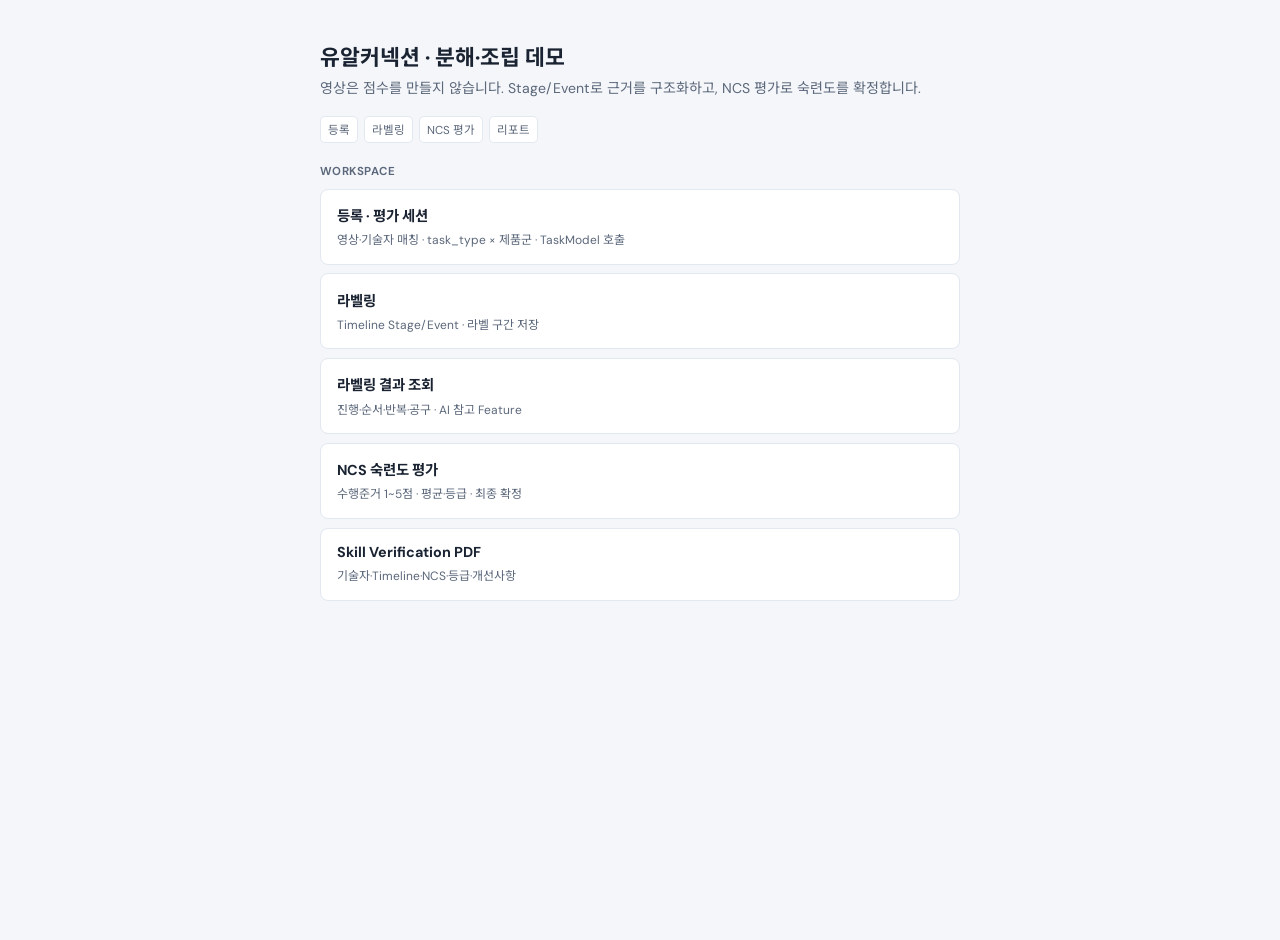
<file: index.html>
﻿<!DOCTYPE html>
<html lang="ko">
<head>
  <meta charset="UTF-8" />
  <meta name="viewport" content="width=device-width, initial-scale=1" />
  <title>UR Connection · 데모 화면</title>
  <link href="https://fonts.googleapis.com/css2?family=DM+Sans:opsz,wght@9..40,400;9..40,500;9..40,600;9..40,700&family=Noto+Sans+KR:wght@400;500;600;700&display=swap" rel="stylesheet" />
  <link rel="stylesheet" href="shared.css" />
  <style>
    .hub { max-width: 42rem; margin: 2.5rem auto; padding: 0 1rem; }
    .hub h1 { margin: 0 0 0.35rem; font-size: 1.35rem; }
    .hub > p { margin: 0 0 1.1rem; color: var(--muted); font-size: 0.88rem; line-height: 1.5; }
    .flow {
      display: flex; flex-wrap: wrap; gap: 0.35rem; margin: 0 0 1.25rem;
      font-size: 0.72rem; color: var(--muted);
    }
    .flow span {
      padding: 0.25rem 0.45rem; border: 1px solid var(--line);
      border-radius: 0.3rem; background: #fff;
    }
    .hub a.card-link {
      display: block; padding: 0.9rem 1rem; border: 1px solid var(--line);
      border-radius: 0.5rem; background: #fff; text-decoration: none;
      color: inherit; margin-bottom: 0.55rem;
    }
    .hub a.card-link:hover { border-color: #c7dbff; background: var(--brand-soft); }
    .hub a.card-link strong { display: block; font-size: 0.9rem; margin-bottom: 0.2rem; }
    .hub a.card-link span { font-size: 0.75rem; color: var(--muted); }
    .hub .sec { margin: 1.25rem 0 0.5rem; font-size: 0.72rem; font-weight: 650; color: var(--muted); letter-spacing: 0.04em; }
  </style>
</head>
<body>
  <div class="hub">
    <h1>유알커넥션 · 분해·조립 데모</h1>
    <p>영상은 점수를 만들지 않습니다. Stage/Event로 근거를 구조화하고, NCS 평가로 숙련도를 확정합니다.</p>
    <div class="flow">
      <span>등록</span><span>라벨링</span><span>NCS 평가</span><span>리포트</span>
    </div>

    <p class="sec">WORKSPACE</p>
    <a class="card-link" href="task-register.html"><strong>등록 · 평가 세션</strong><span>영상·기술자 매칭 · task_type × 제품군 · TaskModel 호출</span></a>
    <a class="card-link" href="labeling-timeline.html"><strong>라벨링</strong><span>Timeline Stage/Event · 라벨 구간 저장</span></a>
    <a class="card-link" href="analysis-result.html"><strong>라벨링 결과 조회</strong><span>진행·순서·반복·공구 · AI 참고 Feature</span></a>
    <a class="card-link" href="evaluation-detail.html"><strong>NCS 숙련도 평가</strong><span>수행준거 1~5점 · 평균·등급 · 최종 확정</span></a>
    <a class="card-link" href="report-pdf.html"><strong>Skill Verification PDF</strong><span>기술자·Timeline·NCS·등급·개선사항</span></a>
  </div>
</body>
</html>
</file>
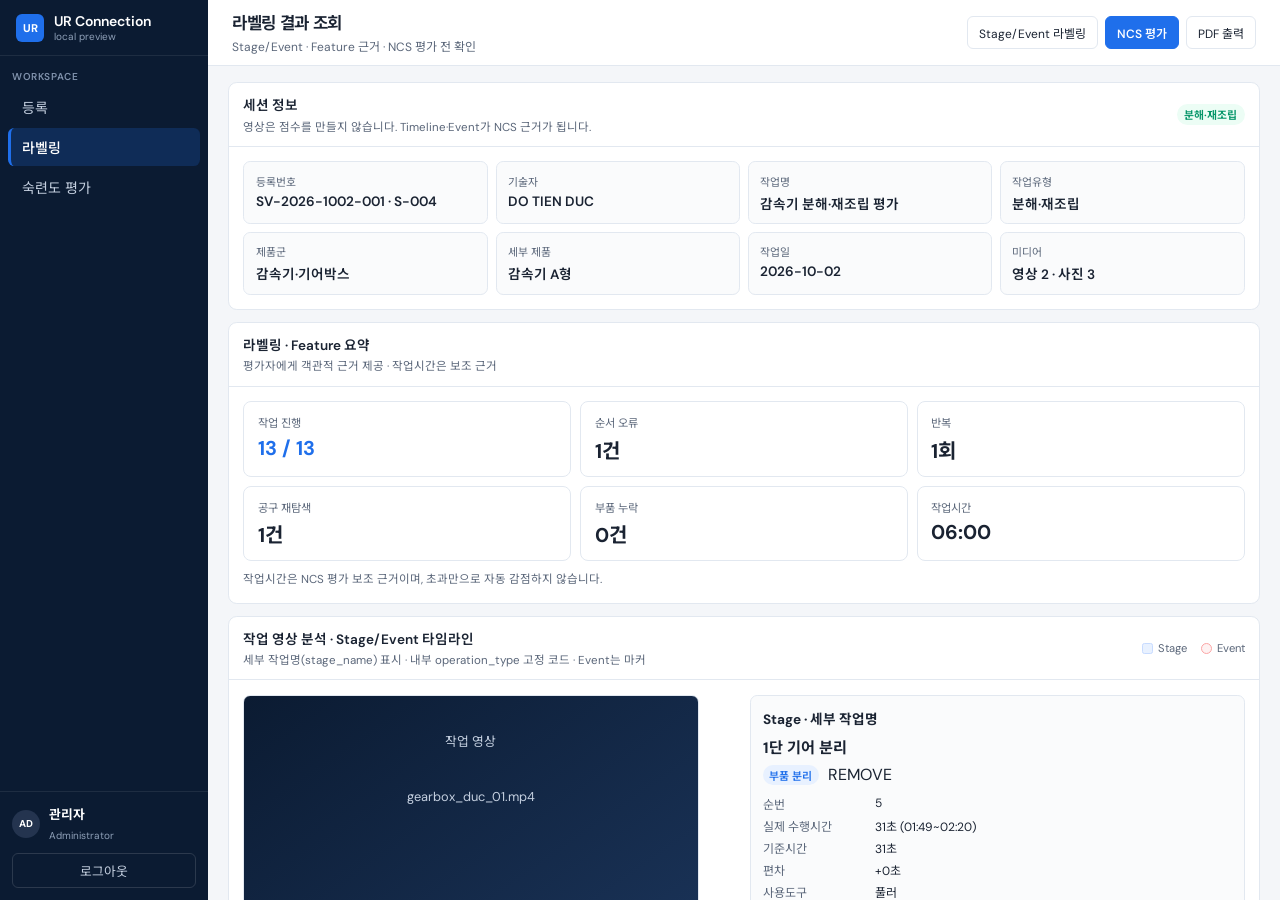
<file: analysis-result.html>
﻿<!DOCTYPE html>
<html lang="ko">
<head>
  <meta charset="UTF-8" />
  <meta name="viewport" content="width=device-width, initial-scale=1" />
  <title>UR Connection · 숙련도 평가</title>
  <link href="https://fonts.googleapis.com/css2?family=DM+Sans:opsz,wght@9..40,400;9..40,500;9..40,600;9..40,700&family=Noto+Sans+KR:wght@400;500;600;700&display=swap" rel="stylesheet" />
  <link rel="stylesheet" href="shared.css" />
  <link rel="stylesheet" href="shared-extra.css" />
</head>
<body>
  <div class="shell">
    <aside class="rail">
      <div class="rail-brand"><div class="mark">UR</div><div><p class="name">UR Connection</p><p class="ver">local preview</p></div></div>
      <p class="rail-sec">WORKSPACE</p>
      <nav class="rail-nav" data-shell-nav></nav>
      <div class="rail-foot">
        <div class="user-chip"><div class="avatar">AD</div><div><strong>관리자</strong><span>Administrator</span></div></div>
        <button type="button" class="logout">로그아웃</button>
      </div>
    </aside>
    <div class="content">
      <header class="topbar">
        <div>
          <h1>라벨링 결과 조회</h1>
          <p class="meta">Stage/Event · Feature 근거 · NCS 평가 전 확인</p>
        </div>
        <div class="top-actions">
          <a class="btn" href="labeling-timeline.html">Stage/Event 라벨링</a>
          <a class="btn primary" href="evaluation-detail.html">NCS 평가</a>
          <a class="btn" href="report-pdf.html">PDF 출력</a>
        </div>
      </header>
      <main class="main">
        <section class="card">
          <div class="card-h"><div><h2>세션 정보</h2><p>영상은 점수를 만들지 않습니다. Timeline·Event가 NCS 근거가 됩니다.</p></div>
            <span class="badge" id="type-badge"></span>
          </div>
          <div class="card-b"><div class="info-row" id="basic"></div></div>
        </section>

        <section class="card">
          <div class="card-h"><div><h2>라벨링 · Feature 요약</h2><p>평가자에게 객관적 근거 제공 · 작업시간은 보조 근거</p></div></div>
          <div class="card-b">
            <div class="kpi-grid" style="grid-template-columns:repeat(3,1fr);" id="sum-kpis"></div>
            <p class="help" id="sum-note" style="margin-top:0.65rem;"></p>
          </div>
        </section>

        <section class="card">
          <div class="card-h">
            <div>
              <h2>작업 영상 분석 · Stage/Event 타임라인</h2>
              <p>세부 작업명(stage_name) 표시 · 내부 operation_type 고정 코드 · Event는 마커</p>
            </div>
            <div class="tl-legend">
              <span><i class="lg-stage"></i> Stage</span>
              <span><i class="lg-event"></i> Event</span>
            </div>
          </div>
          <div class="card-b">
            <div class="grid-2">
              <div class="video-ph">작업 영상<br /><span id="vid-name"></span><br /><span id="vid-len"></span></div>
              <div class="detail-panel" id="stage-detail">
                <h3>구간 선택</h3>
                <p style="margin:0;font-size:0.78rem;color:var(--muted);">Stage 블록 또는 Event 마커를 클릭하면 상세가 표시됩니다.</p>
              </div>
            </div>
            <div class="tl-wrap" style="margin-top:1rem;">
              <div class="tl-event-lane" id="tl-events"></div>
              <div class="tl-axis" data-start="00:00" data-end="06:00"></div>
              <div class="tl-tracks" id="tl"></div>
            </div>
          </div>
        </section>

        <section class="card">
          <div class="card-h"><div><h2>단계별 분석</h2><p>세부 작업명 · 작업 카테고리(operation_type) · 시간</p></div></div>
          <div class="table-wrap">
            <table class="data-table">
              <thead><tr><th>세부 작업명</th><th>작업 카테고리</th><th>실제시간</th><th>기준시간</th><th>편차</th><th>결과</th></tr></thead>
              <tbody id="stage-rows"></tbody>
            </table>
          </div>
        </section>

        <section class="card">
          <div class="card-h"><div><h2>평가 이벤트 (evaluation_event)</h2><p>작업 단계와 별도 · 순서 오류·반복·공구 재탐색 등</p></div></div>
          <div class="table-wrap">
            <table class="data-table">
              <thead><tr><th>시간</th><th>이벤트</th><th>코드</th></tr></thead>
              <tbody id="event-rows"></tbody>
            </table>
          </div>
        </section>

        <section class="card">
          <div class="card-h"><div><h2>작업 순서 분석</h2><p>표준 순서 정합 · sequence conformity</p></div></div>
          <div class="card-b">
            <p style="margin:0 0 0.25rem;font-size:0.72rem;color:var(--muted);">표준 순서</p>
            <div class="seq-row" id="seq-std"></div>
            <p style="margin:0.5rem 0 0.25rem;font-size:0.72rem;color:var(--muted);">실제 수행</p>
            <div class="seq-row" id="seq-act"></div>
            <div class="info-row" style="margin-top:0.75rem;">
              <div class="info-box"><p class="k">시스템 판정</p><p class="v" id="seq-notes" style="font-size:0.85rem;font-weight:500;"></p></div>
              <div class="info-box"><p class="k">표준 순서 정합률</p><p class="v brand" id="seq-pct"></p></div>
            </div>
          </div>
        </section>

        <section class="card">
          <div class="card-h"><div><h2>감점 근거</h2><p>AI 자동검출 · 평가자 입력 구분</p></div></div>
          <div class="card-b">
            <p style="margin:0 0 0.5rem;font-size:0.78rem;font-weight:650;">AI 자동검출</p>
            <div class="factor-grid" id="factors-ai"></div>
            <p style="margin:1rem 0 0.5rem;font-size:0.78rem;font-weight:650;">평가자 입력</p>
            <div class="factor-grid" id="factors-man"></div>
          </div>
        </section>

        <section class="card">
          <div class="card-h"><div><h2>AI 참고 Feature</h2><p>손 이동량 · 반복 · Pose 안정성 등 · 최종 등급은 NCS에서 확정</p></div>
            <span class="badge" id="grade-badge"></span>
          </div>
          <div class="card-b">
            <div class="grid-2">
              <div>
                <p style="margin:0 0 0.6rem;font-size:1.1rem;font-weight:700;">AI 참고 <span class="brand" id="skill-big" style="color:var(--brand);"></span></p>
                <div class="score-bars" id="score-bars"></div>
              </div>
              <div>
                <h3 style="margin:0 0 0.45rem;font-size:0.85rem;">관찰 포인트</h3>
                <ul id="deducts" style="margin:0;padding-left:1.1rem;font-size:0.8rem;line-height:1.65;"></ul>
                <div class="actions-bar" style="margin-top:0.85rem;">
                  <a class="btn primary" href="evaluation-detail.html">NCS 기반 숙련도 평가로 이동</a>
                </div>
              </div>
            </div>
          </div>
        </section>
      </main>
    </div>
  </div>
  <script src="data.js"></script>
  <script src="shared.js"></script>
  <script>
    mountShell("analysis");
    const A = UR_DATA.analysis;
    const total = A.duration_sec;

    document.getElementById("type-badge").textContent = UR_DATA.taskTypeLabel(A.task_type);
    document.getElementById("basic").innerHTML = [
      ["등록번호", `${A.sv} · ${A.sid}`],
      ["기술자", A.worker],
      ["작업명", A.task_name],
      ["작업유형", UR_DATA.taskTypeLabel(A.task_type)],
      ["제품군", UR_DATA.productCategoryLabel(A.product_category)],
      ["세부 제품", A.product_model],
      ["작업일", A.date],
      ["미디어", A.media || A.video_len],
    ].map(([k,v]) => `<div class="info-box"><p class="k">${k}</p><p class="v">${v}</p></div>`).join("");

    const sum = A.labeling_summary;
    document.getElementById("sum-kpis").innerHTML = [
      ["작업 진행", sum.stages_done],
      ["순서 오류", sum.sequence_errors + "건"],
      ["반복", sum.rework + "회"],
      ["공구 재탐색", sum.tool_research + "건"],
      ["부품 누락", sum.part_missing + "건"],
      ["작업시간", sum.total_time],
    ].map(([k,v],i) => `<div class="kpi-card"><p class="k">${k}</p><p class="v${i===0?" brand":""}">${v}</p></div>`).join("");
    document.getElementById("sum-note").textContent = sum.note;

    document.getElementById("vid-name").textContent = A.video;
    document.getElementById("vid-len").textContent = A.video_len;
    document.getElementById("skill-big").textContent = A.ai_ref_score + "점 (참고)";
    document.getElementById("grade-badge").textContent = "NCS " + A.grade + " 제안";
    document.getElementById("seq-pct").textContent = A.sequence_score + "%";
    document.getElementById("seq-notes").textContent = A.sequence_notes.join(" · ");

    function seqHtml(arr, highlightDup) {
      const seen = {};
      return arr.map((n, i) => {
        const dup = highlightDup && seen[n];
        seen[n] = true;
        const chip = `<span class="seq-chip${dup || (highlightDup && n===4 && i===2) || (highlightDup && n===3 && i===3) ? " err" : ""}">${n}</span>`;
        return i ? `<span class="seq-arrow">→</span>${chip}` : chip;
      }).join("");
    }
    document.getElementById("seq-std").innerHTML = seqHtml(A.standard_seq, false);
    document.getElementById("seq-act").innerHTML = seqHtml(A.actual_seq, true);

    function barClass(st) {
      if (st === "개선필요") return "bad";
      if (st === "주의") return "warn";
      return "";
    }

    const tl = document.getElementById("tl");
    const evLane = document.getElementById("tl-events");
    const lanes = A.detected_stages.length;
    tl.style.minHeight = (lanes * 1.85) + "rem";

    A.detected_stages.forEach((s, i) => {
      const left = (s.start_sec / total) * 100;
      const width = Math.max(((s.end_sec - s.start_sec) / total) * 100, 2.5);
      const el = document.createElement("button");
      el.type = "button";
      el.className = "tl-bar " + barClass(s.status);
      el.style.left = left + "%";
      el.style.width = width + "%";
      el.style.top = (i * 1.85) + "rem";
      el.innerHTML = `<strong>${s.stage_name}</strong>`;
      el.title = `${s.stage_name} · ${UR_DATA.operationLabel(s.operation_type)} · ${s.start}~${s.end}`;
      el.onclick = () => selectStage(i, el);
      tl.appendChild(el);
    });

    (A.evaluation_events || []).forEach((ev, i) => {
      const left = (ev.start_sec / total) * 100;
      const mk = document.createElement("button");
      mk.type = "button";
      mk.className = "tl-event";
      mk.style.left = `calc(${left}% - 0.45rem)`;
      mk.title = `${ev.label} ${ev.start}${ev.end !== ev.start ? "~" + ev.end : ""}`;
      mk.textContent = "!";
      mk.onclick = () => selectEvent(i);
      evLane.appendChild(mk);
    });

    function selectStage(i, el) {
      tl.querySelectorAll(".tl-bar").forEach(b => b.classList.remove("active"));
      evLane.querySelectorAll(".tl-event").forEach(b => b.classList.remove("active"));
      if (el) el.classList.add("active");
      const s = A.detected_stages[i];
      const stageMeta = UR_DATA.taskModel.stages.find(x => x.stage_id === s.stage_id);
      const delta = s.duration - s.expected;
      const deltaStr = (delta >= 0 ? "+" : "") + delta + "초";
      document.getElementById("stage-detail").innerHTML = `
        <h3>Stage · 세부 작업명</h3>
        <p style="margin:0 0 0.35rem;font-weight:700;font-size:0.95rem;">${s.stage_name}</p>
        <p style="margin:0 0 0.65rem;"><span class="tag-asm">${UR_DATA.operationLabel(s.operation_type)}</span>
          <span class="id" style="margin-left:0.35rem;">${s.operation_type}</span></p>
        <div class="detail-kv">
          <span class="k">순번</span><span>${stageMeta ? stageMeta.sequence : "—"}</span>
          <span class="k">실제 수행시간</span><span>${s.duration}초 (${s.start}~${s.end})</span>
          <span class="k">기준시간</span><span>${s.expected}초</span>
          <span class="k">편차</span><span>${deltaStr}</span>
          <span class="k">사용도구</span><span>${s.tool}</span>
          <span class="k">AI 분석</span><span>${s.ai}</span>
        </div>`;
    }

    function selectEvent(i) {
      tl.querySelectorAll(".tl-bar").forEach(b => b.classList.remove("active"));
      evLane.querySelectorAll(".tl-event").forEach(b => b.classList.remove("active"));
      const nodes = evLane.querySelectorAll(".tl-event");
      if (nodes[i]) nodes[i].classList.add("active");
      const ev = A.evaluation_events[i];
      document.getElementById("stage-detail").innerHTML = `
        <h3>Event · 평가 이벤트</h3>
        <p style="margin:0 0 0.35rem;font-weight:700;font-size:0.95rem;">${ev.label}</p>
        <p style="margin:0 0 0.65rem;"><span class="tag-asm warn-tag">${ev.event_type}</span></p>
        <div class="detail-kv">
          <span class="k">시간</span><span>${ev.start}${ev.end !== ev.start ? " ~ " + ev.end : ""}</span>
          <span class="k">유형</span><span>evaluation_event (Stage와 구분)</span>
          <span class="k">비고</span><span>숙련도 감점·통계 집계용</span>
        </div>`;
    }

    document.getElementById("stage-rows").innerHTML = A.detected_stages.map(s => {
      const delta = s.duration - s.expected;
      return `<tr>
        <td class="name">${s.stage_name}</td>
        <td><span class="tag-asm">${UR_DATA.operationLabel(s.operation_type)}</span></td>
        <td>${s.duration}초</td><td>${s.expected}초</td>
        <td>${delta>=0?"+":""}${delta}초</td><td>${s.status}</td>
      </tr>`;
    }).join("");

    document.getElementById("event-rows").innerHTML = (A.evaluation_events || []).map(ev =>
      `<tr><td>${ev.start}${ev.end !== ev.start ? " ~ " + ev.end : ""}</td>
       <td class="name">${ev.label}</td><td><span class="id">${ev.event_type}</span></td></tr>`
    ).join("");

    function renderFactors(list, hostId) {
      document.getElementById(hostId).innerHTML = list.map(f => {
        const src = hostId === "factors-ai" ? "ai" : "man";
        const label = hostId === "factors-ai" ? "AI" : "수기";
        return `<div class="factor-cat"><h3>${f.cat}<span class="src ${src}">${label}</span></h3>
          <div class="factor-items">${f.items.map(it => `<span class="${f.hit.includes(it)?"hit":""}">${it}</span>`).join("")}</div></div>`;
      }).join("");
    }
    renderFactors(A.ai_factors.auto, "factors-ai");
    renderFactors(A.ai_factors.manual, "factors-man");

    document.getElementById("score-bars").innerHTML = A.scores.map(([n, v]) =>
      `<div class="score-bar-row"><span>${n}</span><div class="score-bar-track"><div class="score-bar-fill" style="width:${v}%"></div></div><span>${v}</span></div>`
    ).join("");
    document.getElementById("deducts").innerHTML = A.deductions.map(d => `<li>${d}</li>`).join("");

    const firstWarn = A.detected_stages.findIndex(s => s.status === "주의" || s.status === "개선필요");
    const idx = firstWarn >= 0 ? firstWarn : 0;
    const bar = tl.querySelectorAll(".tl-bar")[idx];
    if (bar) selectStage(idx, bar);
  </script>
</body>
</html>
</file>
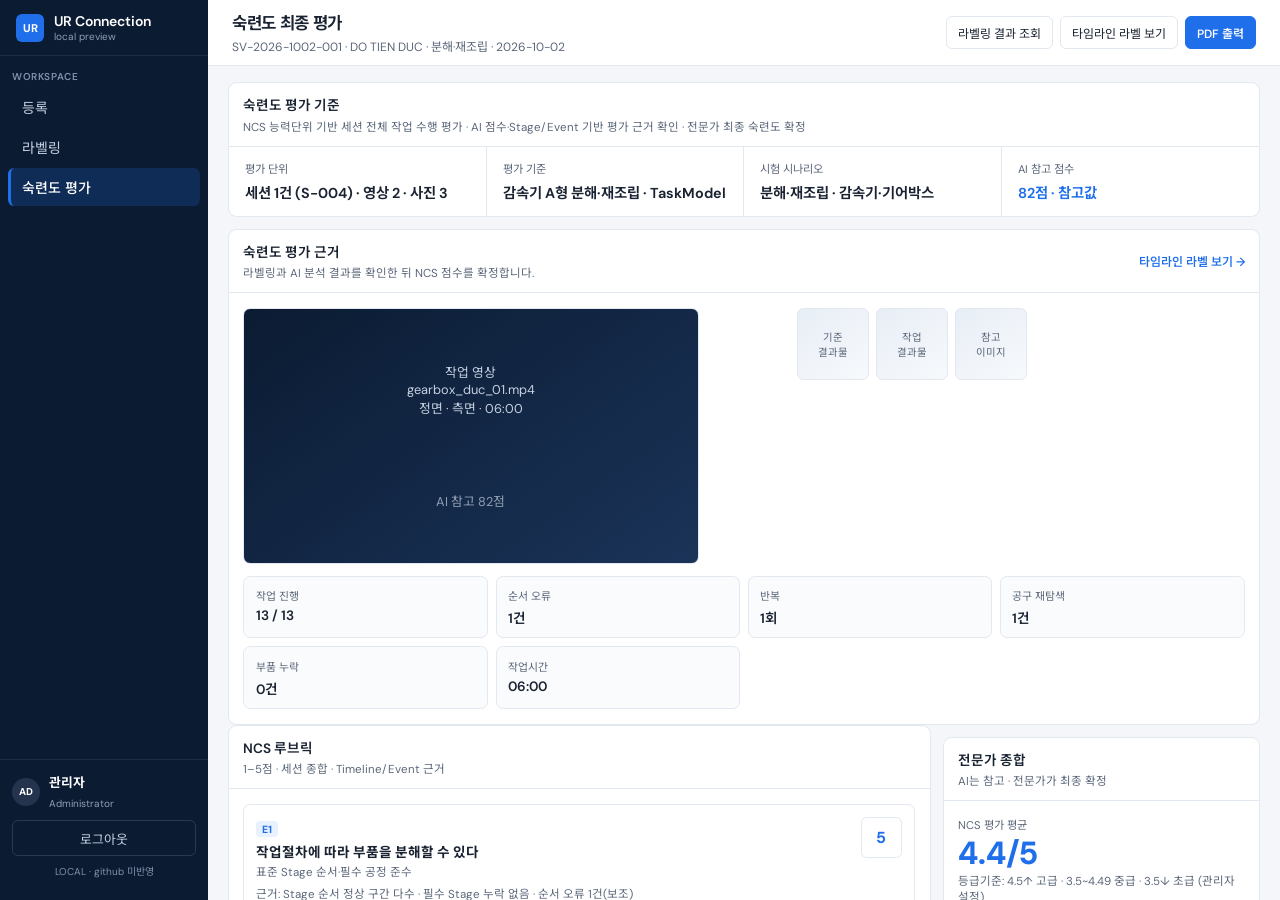
<file: evaluation-detail.html>
﻿<!DOCTYPE html>
<html lang="ko">
<head>
  <meta charset="UTF-8" />
  <meta name="viewport" content="width=device-width, initial-scale=1" />
  <title>UR Connection · 숙련도 최종 평가</title>
  <link href="https://fonts.googleapis.com/css2?family=DM+Sans:opsz,wght@9..40,400;9..40,500;9..40,600;9..40,700&family=Noto+Sans+KR:wght@400;500;600;700&display=swap" rel="stylesheet" />
  <link rel="stylesheet" href="shared.css" />
  <link rel="stylesheet" href="shared-extra.css" />
</head>
<body>
  <div class="shell">
    <aside class="rail">
      <div class="rail-brand"><div class="mark">UR</div><div><p class="name">UR Connection</p><p class="ver">local preview</p></div></div>
      <p class="rail-sec">WORKSPACE</p>
      <nav class="rail-nav" data-shell-nav></nav>
      <div class="rail-foot">
        <div class="user-chip"><div class="avatar">AD</div><div><strong>관리자</strong><span>Administrator</span></div></div>
        <button type="button" class="logout">로그아웃</button>
        <p class="local-tag">LOCAL · github 미반영</p>
      </div>
    </aside>
    <div class="content">
      <header class="topbar">
        <div>
          <h1>숙련도 최종 평가</h1>
          <p class="meta" id="meta"></p>
        </div>
        <div class="top-actions">
          <a class="btn" href="analysis-result.html">라벨링 결과 조회</a>
          <a class="btn" href="labeling-timeline.html">타임라인 라벨 보기</a>
          <a class="btn primary" href="report-pdf.html">PDF 출력</a>
        </div>
      </header>
      <main class="main">
        <section class="card">
          <div class="card-h">
            <div>
              <h2>숙련도 평가 기준</h2>
              <p>NCS 능력단위 기반 세션 전체 작업 수행 평가 · AI 점수·Stage/Event 기반 평가 근거 확인 · 전문가 최종 숙련도 확정</p>
            </div>
          </div>
          <div class="kpi-row" id="kpis"></div>
        </section>

        <section class="card">
          <div class="card-h">
            <div>
              <h2>숙련도 평가 근거</h2>
              <p>라벨링과 AI 분석 결과를 확인한 뒤 NCS 점수를 확정합니다.</p>
            </div>
            <a class="linkish" href="analysis-result.html">타임라인 라벨 보기 →</a>
          </div>
          <div class="card-b">
            <div class="media-row">
              <div class="video-ph" id="vid"></div>
              <div class="thumb-row">
                <div class="thumb">기준<br />결과물</div>
                <div class="thumb">작업<br />결과물</div>
                <div class="thumb">참고<br />이미지</div>
              </div>
            </div>
            <div class="info-row" id="evidence-sum" style="margin-top:0.75rem;"></div>
          </div>
        </section>

        <div class="eval-split">
          <section class="card">
            <div class="card-h">
              <div>
                <h2>NCS 루브릭</h2>
                <p>1–5점 · 세션 종합 · Timeline/Event 근거</p>
              </div>
            </div>
            <div class="card-b" id="rubric"></div>
          </section>

          <aside class="card sticky-card">
            <div class="card-h">
              <div>
                <h2>전문가 종합</h2>
                <p>AI는 참고 · 전문가가 최종 확정</p>
              </div>
            </div>
            <div class="card-b">
              <p class="k" style="margin:0;font-size:0.7rem;color:var(--muted);">NCS 평가 평균</p>
              <p class="big-score" id="ncs-avg">4.4<span>/5</span></p>
              <p class="help" id="grade-rule"></p>
              <label class="field">
                <span>숙련도 등급</span>
                <select id="grade-sel">
                  <option>초급</option>
                  <option selected>중급</option>
                  <option>고급</option>
                </select>
              </label>
              <p class="help">AI 참고 <strong id="ai-ref"></strong> · 검토 상태 미검토</p>
              <label class="field">
                <span>전문가 평가 의견</span>
                <textarea rows="4" id="opinion"></textarea>
              </label>
              <div class="actions-bar">
                <button type="button" class="btn primary" id="btn-confirm">최종 숙련도 확정</button>
              </div>
            </div>
          </aside>
        </div>
      </main>
    </div>
  </div>
  <script src="data.js"></script>
  <script src="shared.js"></script>
  <script>
    mountShell("eval");
    const A = UR_DATA.analysis;
    const sum = A.labeling_summary;
    document.getElementById("meta").textContent =
      `${A.sv} · ${A.worker} · ${UR_DATA.taskTypeLabel(A.task_type)} · ${A.date}`;
    document.getElementById("kpis").innerHTML = [
      ["평가 단위", `세션 1건 (${A.sid}) · ${A.media}`],
      ["평가 기준", `${A.product_model} 분해·재조립 · TaskModel`],
      ["시험 시나리오", `${UR_DATA.taskTypeLabel(A.task_type)} · ${UR_DATA.productCategoryLabel(A.product_category)}`],
      ["AI 참고 점수", `${A.ai_ref_score}점 · 참고값`],
    ].map(([k,v]) => `<div class="kpi"><p class="k">${k}</p><p class="v${k.includes("AI")?" brand":""}">${v}</p></div>`).join("");

    document.getElementById("vid").innerHTML =
      `작업 영상<br />${A.video}<br />정면 · 측면 · ${A.video_len}<br /><span style="opacity:.7">AI 참고 ${A.ai_ref_score}점</span>`;

    document.getElementById("evidence-sum").innerHTML = [
      ["작업 진행", sum.stages_done],
      ["순서 오류", sum.sequence_errors + "건"],
      ["반복", sum.rework + "회"],
      ["공구 재탐색", sum.tool_research + "건"],
      ["부품 누락", sum.part_missing + "건"],
      ["작업시간", sum.total_time],
    ].map(([k,v]) => `<div class="info-box"><p class="k">${k}</p><p class="v">${v}</p></div>`).join("");

    document.getElementById("rubric").innerHTML = UR_DATA.ncsRubric.map(r => `
      <div class="rubric-item">
        <div class="top">
          <div>
            <span class="code">${r.code}</span>
            <h3>${r.title}</h3>
            <p>${r.desc}</p>
            <p class="help" style="margin-top:0.35rem;">근거: ${r.evidence}</p>
          </div>
          <input class="score-input" value="${r.score}" data-code="${r.code}" />
        </div>
        <textarea class="memo" placeholder="영상·사진·Stage/Event 근거 입력">${r.evidence}</textarea>
      </div>`).join("");

    document.getElementById("ncs-avg").innerHTML = `${A.ncs_avg}<span>/5</span>`;
    document.getElementById("ai-ref").textContent = `${A.ai_ref_score}점`;
    document.getElementById("grade-rule").textContent =
      "등급기준: 4.5↑ 고급 · 3.5~4.49 중급 · 3.5↓ 초급 (관리자 설정)";
    document.getElementById("opinion").value =
      `작업순서 오류 ${sum.sequence_errors}건 · 필수공정 누락 없음 · 재작업 ${sum.rework}회 · 공구 재탐색 ${sum.tool_research}건 · NCS ${A.ncs_avg}점 → ${A.grade}`;
    document.getElementById("btn-confirm").onclick = () =>
      toast("최종 숙련도를 확정했습니다. (로컬 미리보기)");
  </script>
</body>
</html>
</file>
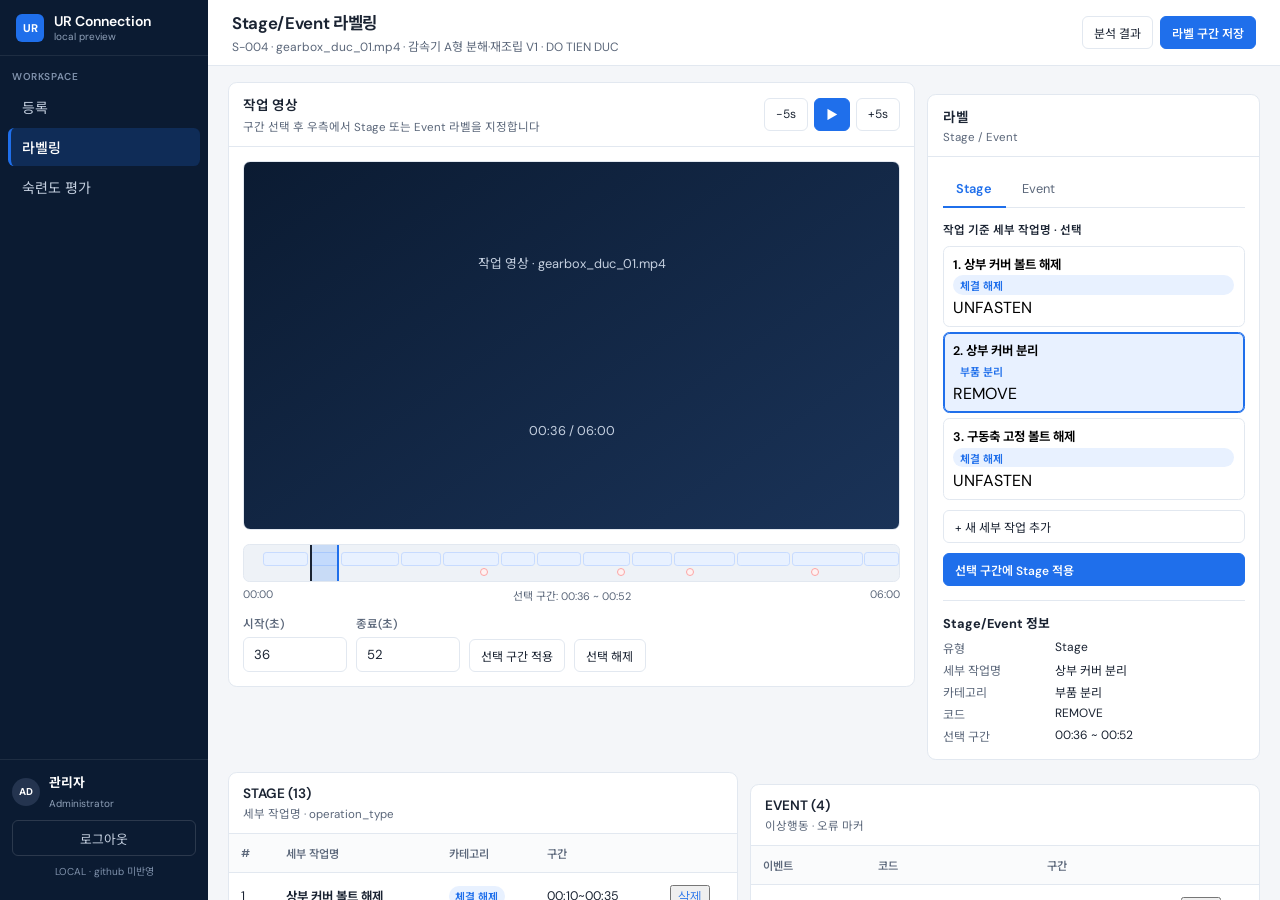
<file: labeling-timeline.html>
<!DOCTYPE html>
<html lang="ko">
<head>
  <meta charset="UTF-8" />
  <meta name="viewport" content="width=device-width, initial-scale=1" />
  <title>UR Connection · Stage/Event 라벨링</title>
  <link href="https://fonts.googleapis.com/css2?family=DM+Sans:opsz,wght@9..40,400;9..40,500;9..40,600;9..40,700&family=Noto+Sans+KR:wght@400;500;600;700&display=swap" rel="stylesheet" />
  <link rel="stylesheet" href="shared.css" />
  <link rel="stylesheet" href="shared-extra.css" />
</head>
<body>
  <div class="shell">
    <aside class="rail">
      <div class="rail-brand"><div class="mark">UR</div><div><p class="name">UR Connection</p><p class="ver">local preview</p></div></div>
      <p class="rail-sec">WORKSPACE</p>
      <nav class="rail-nav" data-shell-nav></nav>
      <div class="rail-foot">
        <div class="user-chip"><div class="avatar">AD</div><div><strong>관리자</strong><span>Administrator</span></div></div>
        <button type="button" class="logout">로그아웃</button>
        <p class="local-tag">LOCAL · github 미반영</p>
      </div>
    </aside>
    <div class="content">
      <header class="topbar">
        <div>
          <h1>Stage/Event 라벨링</h1>
          <p class="meta" id="session-meta">S-004 · gearbox_duc_01.mp4 · 감속기 A형 분해·재조립 V1</p>
        </div>
        <div class="top-actions">
          <a class="btn" href="analysis-result.html">분석 결과</a>
          <button type="button" class="btn primary" id="btn-save">라벨 구간 저장</button>
        </div>
      </header>

      <main class="main label-main">
        <div class="label-workspace">
          <!-- 영상 + 타임라인 -->
          <section class="card label-player">
            <div class="card-h">
              <div>
                <h2>작업 영상</h2>
                <p>구간 선택 후 우측에서 Stage 또는 Event 라벨을 지정합니다</p>
              </div>
              <div class="play-btns">
                <button type="button" class="btn" id="btn-back5">−5s</button>
                <button type="button" class="btn primary" id="btn-play">▶</button>
                <button type="button" class="btn" id="btn-fwd5">+5s</button>
              </div>
            </div>
            <div class="card-b">
              <div class="video-stage" id="video-stage">
                <div class="video-ph label-video">
                  작업 영상 · gearbox_duc_01.mp4<br />
                  <span id="clock">00:00 / 06:00</span>
                </div>
              </div>

              <div class="scrub" id="scrub">
                <div class="scrub-track" id="scrub-track">
                  <div class="scrub-range" id="scrub-range" hidden></div>
                  <div class="scrub-playhead" id="playhead"></div>
                  <div class="scrub-stages" id="scrub-stages"></div>
                  <div class="scrub-events" id="scrub-events"></div>
                </div>
                <div class="scrub-times">
                  <span>00:00</span>
                  <span id="sel-range-label">선택 구간: —</span>
                  <span>06:00</span>
                </div>
              </div>

              <div class="range-inputs">
                <label class="field"><span>시작(초)</span><input type="number" id="t-start" min="0" max="360" step="1" value="36" /></label>
                <label class="field"><span>종료(초)</span><input type="number" id="t-end" min="0" max="360" step="1" value="52" /></label>
                <button type="button" class="btn" id="btn-set-range">선택 구간 적용</button>
                <button type="button" class="btn" id="btn-clear-range">선택 해제</button>
              </div>
            </div>
          </section>

          <!-- 라벨 팔레트 -->
          <aside class="card label-side">
            <div class="card-h">
              <div>
                <h2>라벨</h2>
                <p>Stage / Event</p>
              </div>
            </div>
            <div class="card-b">
              <div class="tabs" id="mode-tabs">
                <a href="#" class="tab active" data-mode="stage">Stage</a>
                <a href="#" class="tab" data-mode="event">Event</a>
              </div>

              <div id="panel-stage">
                <p class="field-label">작업 기준 세부 작업명 · 선택</p>
                <div class="stage-pick" id="stage-pick"></div>
                <button type="button" class="btn" id="btn-new-stage" style="width:100%;margin-top:0.55rem;">+ 새 세부 작업 추가</button>
                <div id="new-stage-box" class="new-stage-box" hidden>
                  <label class="field"><span>작업 카테고리 (고정)<span class="req">*</span></span>
                    <select id="new-op"></select>
                  </label>
                  <label class="field"><span>세부 작업명<span class="req">*</span></span>
                    <input id="new-name" placeholder="예: 오일 씰 분리" />
                  </label>
                  <p class="help">현재 작업 기준에만 추가됩니다.</p>
                  <div class="actions-bar">
                    <button type="button" class="btn" id="btn-cancel-new">취소</button>
                    <button type="button" class="btn primary" id="btn-add-new">추가</button>
                  </div>
                </div>
                <button type="button" class="btn primary" id="btn-apply-stage" style="width:100%;margin-top:0.65rem;">선택 구간에 Stage 적용</button>
              </div>

              <div id="panel-event" hidden>
                <p class="field-label">평가 이벤트 · 선택</p>
                <div class="event-pick" id="event-pick"></div>
                <button type="button" class="btn primary" id="btn-apply-event" style="width:100%;margin-top:0.65rem;">선택 구간에 Event 적용</button>
              </div>

              <div class="prop-box" id="prop-box">
                <h3>Stage/Event 정보</h3>
                <p class="help" style="margin:0;">구간을 선택하고 라벨을 지정하세요.</p>
              </div>
            </div>
          </aside>
        </div>

        <!-- 라벨 결과 목록 -->
        <div class="grid-2" style="margin-top:0.75rem;">
          <section class="card">
            <div class="card-h">
              <div>
                <h2>STAGE <span class="id" id="stage-count">(0)</span></h2>
                <p>세부 작업명 · operation_type</p>
              </div>
            </div>
            <div class="table-wrap">
              <table class="data-table">
                <thead><tr><th>#</th><th>세부 작업명</th><th>카테고리</th><th>구간</th><th></th></tr></thead>
                <tbody id="labeled-stages"></tbody>
              </table>
            </div>
          </section>
          <section class="card">
            <div class="card-h">
              <div>
                <h2>EVENT <span class="id" id="event-count">(0)</span></h2>
                <p>이상행동 · 오류 마커</p>
              </div>
            </div>
            <div class="table-wrap">
              <table class="data-table">
                <thead><tr><th>이벤트</th><th>코드</th><th>구간</th><th></th></tr></thead>
                <tbody id="labeled-events"></tbody>
              </table>
            </div>
          </section>
        </div>
      </main>
    </div>
  </div>
  <script src="data.js"></script>
  <script src="shared.js"></script>
  <script src="labeling-timeline.js"></script>
</body>
</html>
</file>
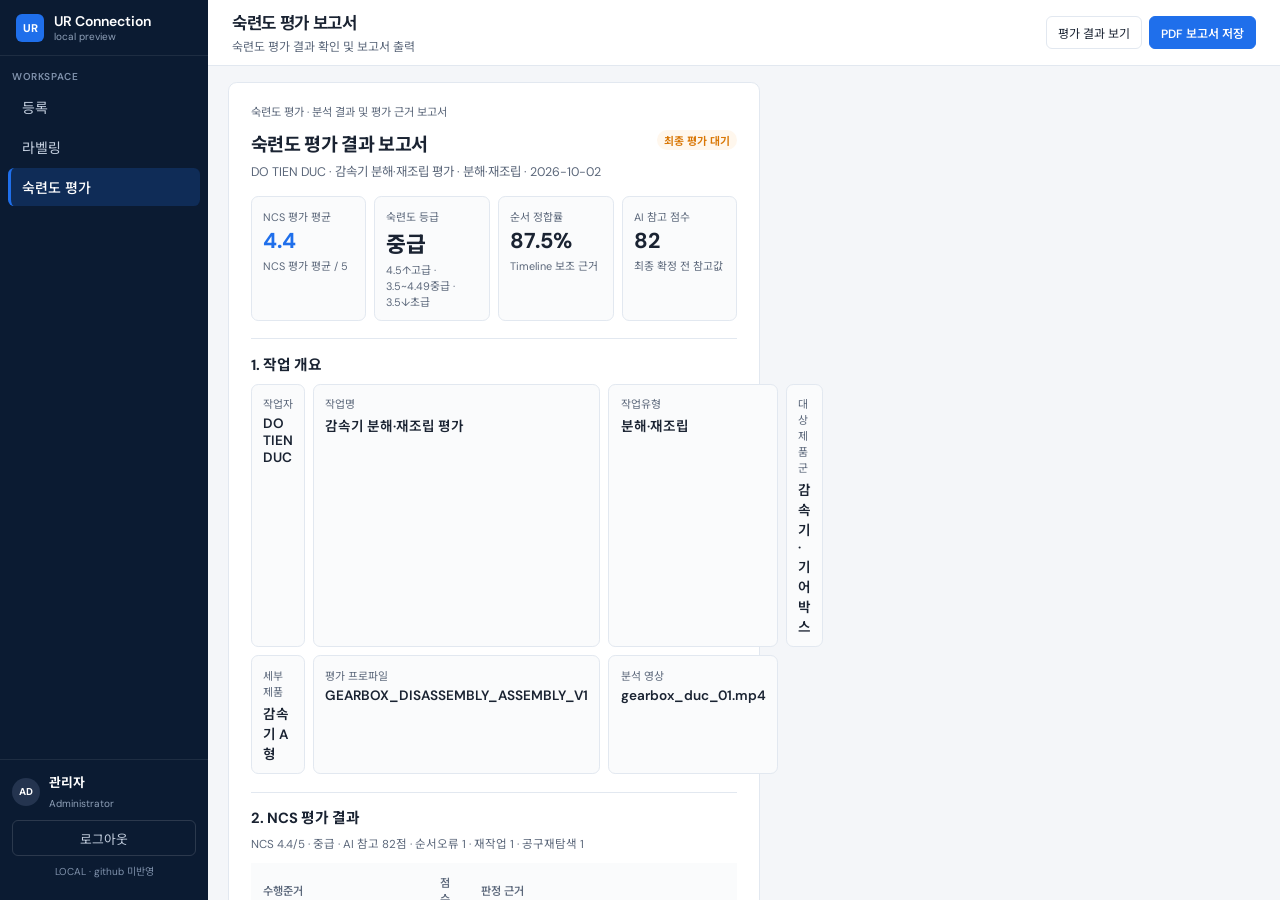
<file: report-pdf.html>
﻿<!DOCTYPE html>
<html lang="ko">
<head>
  <meta charset="UTF-8" />
  <meta name="viewport" content="width=device-width, initial-scale=1" />
  <title>UR Connection · Skill Verification 보고서</title>
  <link href="https://fonts.googleapis.com/css2?family=DM+Sans:opsz,wght@9..40,400;9..40,500;9..40,600;9..40,700&family=Noto+Sans+KR:wght@400;500;600;700&display=swap" rel="stylesheet" />
  <link rel="stylesheet" href="shared.css" />
  <link rel="stylesheet" href="shared-extra.css" />
</head>
<body>
  <div class="shell">
    <aside class="rail">
      <div class="rail-brand"><div class="mark">UR</div><div><p class="name">UR Connection</p><p class="ver">local preview</p></div></div>
      <p class="rail-sec">WORKSPACE</p>
      <nav class="rail-nav" data-shell-nav></nav>
      <div class="rail-foot">
        <div class="user-chip"><div class="avatar">AD</div><div><strong>관리자</strong><span>Administrator</span></div></div>
        <button type="button" class="logout">로그아웃</button>
        <p class="local-tag">LOCAL · github 미반영</p>
      </div>
    </aside>
    <div class="content">
      <header class="topbar">
        <div>
          <h1>숙련도 평가 보고서</h1>
          <p class="meta">숙련도 평가 결과 확인 및 보고서 출력</p>
        </div>
        <div class="top-actions">
          <a class="btn" href="evaluation-detail.html">평가 결과 보기</a>
          <button type="button" class="btn primary" id="btn-pdf">PDF 보고서 저장</button>
        </div>
      </header>
      <main class="main">
        <div class="report-layout">
          <article class="report-sheet" id="report">
            <p class="crumb">숙련도 평가 · 분석 결과 및 평가 근거 보고서</p>
            <div style="display:flex;justify-content:space-between;gap:1rem;align-items:flex-start;">
              <div>
                <h1>숙련도 평가 결과 보고서</h1>
                <p class="sub" id="r-meta"></p>
              </div>
              <span class="badge warn" id="status-badge">최종 평가 대기</span>
            </div>

            <div class="sv-hero" data-block="hero">
              <div class="sv-metric">
                <p class="k">NCS 평가 평균</p>
                <p class="v brand" id="r-skill"></p>
                <p class="hint">NCS 평가 평균 / 5</p>
              </div>
              <div class="sv-metric">
                <p class="k">숙련도 등급</p>
                <p class="v" id="r-grade"></p>
                <p class="hint">4.5↑고급 · 3.5~4.49중급 · 3.5↓초급</p>
              </div>
              <div class="sv-metric">
                <p class="k">순서 정합률</p>
                <p class="v" id="r-seq"></p>
                <p class="hint">Timeline 보조 근거</p>
              </div>
              <div class="sv-metric">
                <p class="k">AI 참고 점수</p>
                <p class="v" id="r-ncs">82</p>
                <p class="hint">최종 확정 전 참고값</p>
              </div>
            </div>

            <section class="sv-block">
              <h2>1. 작업 개요</h2>
              <div class="info-row" id="overview"></div>
            </section>

            <section class="sv-block">
              <h2>2. NCS 평가 결과</h2>
              <p class="help" id="r-profile-hint" style="margin:0 0 0.55rem;"></p>
              <div class="table-wrap">
                <table class="data-table">
                  <thead><tr><th>수행준거</th><th>점수</th><th>판정 근거</th></tr></thead>
                  <tbody id="r-ncs-items"></tbody>
                </table>
              </div>
            </section>

            <section class="sv-block">
              <h2>3. AI 참고 Feature</h2>
              <div class="score-bars" id="r-scores"></div>
            </section>

            <section class="sv-block">
              <h2>4. Stage 수행 결과</h2>
              <div class="table-wrap">
                <table class="data-table">
                  <thead><tr><th>세부 작업명</th><th>실제시간</th><th>기준시간</th><th>결과</th></tr></thead>
                  <tbody id="r-stages"></tbody>
                </table>
              </div>
            </section>

            <section class="sv-block">
              <h2>5. Event 발생 결과</h2>
              <div class="table-wrap">
                <table class="data-table">
                  <thead><tr><th>시간</th><th>이벤트</th><th>코드</th></tr></thead>
                  <tbody id="r-events"></tbody>
                </table>
              </div>
            </section>

            <section class="sv-block">
              <h2>6. 작업 순서 분석</h2>
              <p style="margin:0 0 0.35rem;font-size:0.75rem;color:var(--muted);">표준 순서</p>
              <div class="seq-row" id="r-seq-std"></div>
              <p style="margin:0.45rem 0 0.35rem;font-size:0.75rem;color:var(--muted);">실제 수행</p>
              <div class="seq-row" id="r-seq-act"></div>
              <p style="margin:0.65rem 0 0;font-size:0.82rem;" id="r-seq-note"></p>
            </section>

            <section class="sv-block">
              <h2>7. 주요 관찰 · 감점 요인</h2>
              <ul id="r-deducts" style="margin:0;padding-left:1.1rem;font-size:0.82rem;line-height:1.65;"></ul>
            </section>

            <section class="sv-block">
              <h2>8. 전문가 의견</h2>
              <p style="margin:0;font-size:0.85rem;line-height:1.55;" id="r-opinion"></p>
            </section>

            <section class="sv-block">
              <h2>9. 개선 필요사항</h2>
              <ul style="margin:0;padding-left:1.1rem;font-size:0.82rem;line-height:1.65;">
                <li>공구 사전 배치로 재탐색 동선 최소화</li>
                <li>기어 정렬 단계 1회 확인 후 진행 (반복 방지)</li>
                <li>표준 순서 4→3 역전 방지 교육</li>
                <li>볼트 체결 전 순서 체크리스트 확인</li>
              </ul>
            </section>
          </article>
        </div>
      </main>
    </div>
  </div>
  <script src="data.js"></script>
  <script src="shared.js"></script>
  <script src="report-pdf.js"></script>
</body>
</html>
</file>
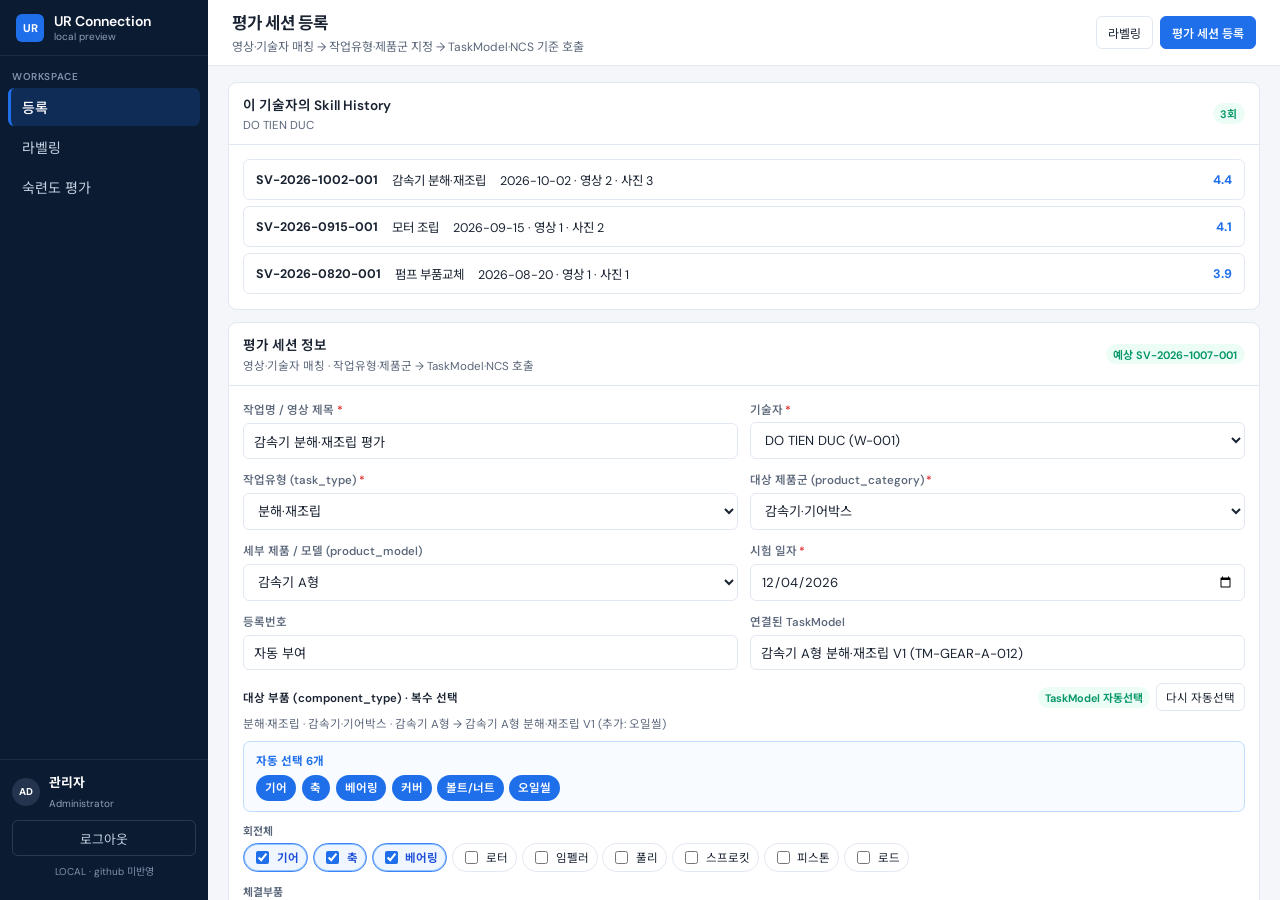
<file: task-register.html>
﻿<!DOCTYPE html>
<html lang="ko">
<head>
  <meta charset="UTF-8" />
  <meta name="viewport" content="width=device-width, initial-scale=1" />
  <title>UR Connection · 평가 세션 등록</title>
  <link href="https://fonts.googleapis.com/css2?family=DM+Sans:opsz,wght@9..40,400;9..40,500;9..40,600;9..40,700&family=Noto+Sans+KR:wght@400;500;600;700&display=swap" rel="stylesheet" />
  <link rel="stylesheet" href="shared.css" />
  <link rel="stylesheet" href="shared-extra.css" />
</head>
<body>
  <div class="shell">
    <aside class="rail">
      <div class="rail-brand"><div class="mark">UR</div><div><p class="name">UR Connection</p><p class="ver">local preview</p></div></div>
      <p class="rail-sec">WORKSPACE</p>
      <nav class="rail-nav" data-shell-nav></nav>
      <div class="rail-foot">
        <div class="user-chip"><div class="avatar">AD</div><div><strong>관리자</strong><span>Administrator</span></div></div>
        <button type="button" class="logout">로그아웃</button>
        <p class="local-tag">LOCAL · github 미반영</p>
      </div>
    </aside>
    <div class="content">
      <header class="topbar">
        <div>
          <h1>평가 세션 등록</h1>
          <p class="meta">영상·기술자 매칭 → 작업유형·제품군 지정 → TaskModel·NCS 기준 호출</p>
        </div>
        <div class="top-actions">
          <a class="btn" href="labeling-timeline.html">라벨링</a>
          <button type="button" class="btn primary" id="btn-save">평가 세션 등록</button>
        </div>
      </header>
      <main class="main">
        <section class="card">
          <div class="card-h">
            <div>
              <h2>이 기술자의 Skill History</h2>
              <p id="hist-worker">DO TIEN DUC</p>
            </div>
            <span class="badge" id="hist-n">3회</span>
          </div>
          <div class="card-b">
            <div class="hist-list" id="hist-list"></div>
          </div>
        </section>

        <section class="card">
          <div class="card-h">
            <div>
              <h2>평가 세션 정보</h2>
              <p>영상·기술자 매칭 · 작업유형·제품군 → TaskModel·NCS 호출</p>
            </div>
            <span class="badge">예상 SV-2026-1007-001</span>
          </div>
          <div class="card-b">
            <div class="grid-2">
              <label class="field"><span>작업명 / 영상 제목<span class="req">*</span></span>
                <input id="task-name" value="감속기 분해·재조립 평가" />
              </label>
              <label class="field"><span>기술자<span class="req">*</span></span>
                <select id="worker-sel"></select>
              </label>
              <label class="field"><span>작업유형 (task_type)<span class="req">*</span></span>
                <select id="task-type"></select>
              </label>
              <label class="field"><span>대상 제품군 (product_category)<span class="req">*</span></span>
                <select id="product-cat"></select>
              </label>
              <label class="field"><span>세부 제품 / 모델 (product_model)</span>
                <select id="product-model"></select>
              </label>
              <label class="field"><span>시험 일자<span class="req">*</span></span>
                <input type="date" id="shot-date" />
              </label>
              <label class="field"><span>등록번호</span>
                <input value="자동 부여" readonly />
              </label>
              <label class="field"><span>연결된 TaskModel</span>
                <input id="tm-name" value="" readonly />
              </label>
            </div>

            <div style="margin-top:0.85rem;">
              <div style="display:flex;flex-wrap:wrap;gap:0.5rem;align-items:center;justify-content:space-between;">
                <p class="field-label" style="margin:0;">대상 부품 (component_type) · 복수 선택</p>
                <div style="display:flex;gap:0.35rem;align-items:center;">
                  <span class="badge" id="comp-source"></span>
                  <button type="button" class="btn sm" id="btn-reselect">다시 자동선택</button>
                </div>
              </div>
              <p class="help" id="comp-hint" style="margin:0.35rem 0 0.45rem;"></p>
              <div class="auto-picked" id="auto-picked"></div>
              <div id="comp-groups" class="comp-groups" style="margin-top:0.65rem;"></div>
            </div>
          </div>
        </section>

        <section class="card" id="profile-card">
          <div class="card-h">
            <div>
              <h2>적용 평가기준</h2>
              <p>task_type × product_category × product_model → TaskModel · NCS</p>
            </div>
            <span class="badge" id="profile-id"></span>
          </div>
          <div class="card-b">
            <p class="profile-name" id="profile-name"></p>
            <p class="help" id="profile-focus" style="margin:0.35rem 0 0.65rem;"></p>
            <div class="weight-row" id="profile-weights"></div>
          </div>
        </section>

        <section class="card">
          <div class="card-h"><div><h2>평가 근거 자료</h2><p>미디어 첨부 · 기준 결과물 · 작업 결과물</p></div></div>
          <div class="card-b">
            <div class="media-row">
              <div class="product-box" style="min-height:6rem;">↑ 정면 영상 추가<br />gearbox_test_001.mp4</div>
              <div class="product-box" style="min-height:6rem;">↑ 측면 영상 추가<br />정면 + 측면 촬영본을 함께 등록</div>
            </div>
            <div class="chip-list" style="margin:0.65rem 0;">
              <span class="chip">기준 결과물 추가</span>
              <span class="chip">작업 결과물 추가</span>
              <span class="chip warn">참고 이미지 추가</span>
            </div>
            <p class="help">이 단계에서는 숙련도를 산출하지 않습니다. 원천 영상·기술자 매칭·평가 기준만 확정합니다.</p>
            <div class="actions-bar">
              <button type="button" class="btn" id="btn-save2">평가 세션 등록</button>
            </div>
          </div>
        </section>
      </main>
    </div>
  </div>
  <script src="data.js"></script>
  <script src="shared.js"></script>
  <script>
    mountShell("register");
    document.getElementById("shot-date").value = todayISO();
    document.getElementById("worker-sel").innerHTML = UR_DATA.workers
      .map(w => `<option value="${w.id}">${w.name} (${w.id})</option>`).join("");

    const skillHistory = {
      "W-001": [
        { sv: "SV-2026-1002-001", task: "감속기 분해·재조립", score: "4.4", date: "2026-10-02", media: "영상 2 · 사진 3" },
        { sv: "SV-2026-0915-001", task: "모터 조립", score: "4.1", date: "2026-09-15", media: "영상 1 · 사진 2" },
        { sv: "SV-2026-0820-001", task: "펌프 부품교체", score: "3.9", date: "2026-08-20", media: "영상 1 · 사진 1" },
      ],
    };
    function renderHist() {
      const id = document.getElementById("worker-sel").value;
      const w = UR_DATA.workers.find(x => x.id === id);
      const list = skillHistory[id] || [];
      document.getElementById("hist-worker").textContent = w ? w.name : id;
      document.getElementById("hist-n").textContent = list.length + "회";
      document.getElementById("hist-list").innerHTML = list.length
        ? list.map(h => `
          <div class="hist-item">
            <strong>${h.sv}</strong>
            <span>${h.task}</span>
            <span class="id">${h.date} · ${h.media}</span>
            <span class="score">${h.score}</span>
          </div>`).join("")
        : `<p class="help" style="margin:0;">이 기술자의 평가 이력이 없습니다. 등록 후 Skill History가 쌓입니다.</p>`;
    }
    document.getElementById("worker-sel").onchange = renderHist;
    renderHist();

    const typeSel = document.getElementById("task-type");
    const catSel = document.getElementById("product-cat");
    const modelSel = document.getElementById("product-model");

    typeSel.innerHTML = UR_DATA.taskTypes
      .map(t => `<option value="${t.code}" ${t.code === "DISASSEMBLY_ASSEMBLY" ? "selected" : ""}>${t.label}</option>`)
      .join("");
    catSel.innerHTML = UR_DATA.productCategories
      .map(c => `<option value="${c.code}" ${c.code === "GEARBOX" ? "selected" : ""}>${c.label}</option>`)
      .join("");

    function fillModels() {
      const cat = catSel.value;
      const models = UR_DATA.productModels[cat] || ["—"];
      modelSel.innerHTML = models.map((m, i) =>
        `<option ${i === 0 ? "selected" : ""}>${m}</option>`
      ).join("") + `<option value="__custom">직접 입력…</option>`;
    }

    function selection() {
      return {
        tt: typeSel.value,
        pc: catSel.value,
        pm: modelSel.value === "__custom" ? "" : modelSel.value,
      };
    }

    function applyAutoComponents() {
      const { tt, pc, pm } = selection();
      const resolved = UR_DATA.resolveComponents(tt, pc, pm);
      const selected = new Set(resolved.components);
      const catDefaults = new Set(resolved.categoryDefaults || []);
      const src = document.getElementById("comp-source");
      const hint = document.getElementById("comp-hint");
      const picked = document.getElementById("auto-picked");

      if (resolved.source === "taskmodel" && resolved.taskModel) {
        src.textContent = "TaskModel 자동선택";
        src.className = "badge";
        const extras = resolved.components.filter((c) => !catDefaults.has(c));
        hint.textContent =
          `${UR_DATA.taskTypeLabel(tt)} · ${UR_DATA.productCategoryLabel(pc)} · ${pm || "모델"} → ${resolved.taskModel.name}` +
          (extras.length ? ` (추가: ${extras.map((c) => UR_DATA.componentLabel(c)).join(", ")})` : "");
        document.getElementById("tm-name").value =
          `${resolved.taskModel.name} (${resolved.taskModel.id})`;
      } else if (resolved.source === "tasktype") {
        src.textContent = "작업유형 자동선택";
        src.className = "badge";
        hint.textContent =
          `${UR_DATA.taskTypeLabel(tt)} × ${UR_DATA.productCategoryLabel(pc)} 기준으로 부품을 자동 선택했습니다. TaskModel이 없으면 이 매핑을 사용합니다.`;
        document.getElementById("tm-name").value = "연결된 TaskModel 없음 · 작업유형×제품군 매핑 사용";
      } else {
        src.textContent = "제품군 기본값";
        src.className = "badge warn";
        hint.textContent = resolved.components.length
          ? `${UR_DATA.productCategoryLabel(pc)} 기본 부품을 적용했습니다.`
          : "자동 체크할 부품이 없습니다. 수동으로 선택하세요.";
        document.getElementById("tm-name").value = "연결된 TaskModel 없음 · 제품군 기본값 사용";
      }

      picked.innerHTML = resolved.components.length
        ? `<p class="auto-picked-t">자동 선택 ${resolved.components.length}개</p>` +
          resolved.components
            .map((c) => `<span class="auto-chip">${UR_DATA.componentLabel(c)}</span>`)
            .join("")
        : `<p class="help" style="margin:0;">선택된 부품 없음</p>`;

      document.getElementById("comp-groups").innerHTML = UR_DATA.componentGroups
        .map((g) => {
          const items = g.items;
          const anyOn = items.some((it) => selected.has(it.code));
          return `
          <div class="comp-group${anyOn ? "" : " dimmed"}">
            <p class="comp-group-t">${g.group}</p>
            <div class="ms-chips">
              ${items
                .map((it) => {
                  const on = selected.has(it.code);
                  return `<label class="ms-chip${on ? " is-on" : ""}">
                    <input type="checkbox" value="${it.code}" ${on ? "checked" : ""} />
                    <span>${it.label}</span>
                  </label>`;
                })
                .join("")}
            </div>
          </div>`;
        })
        .join("");

      /* checked 속성 재적용 (브라우저 호환) */
      document.querySelectorAll("#comp-groups input[type=checkbox]").forEach((el) => {
        el.checked = selected.has(el.value);
        el.closest(".ms-chip").classList.toggle("is-on", el.checked);
        el.addEventListener("change", () => {
          el.closest(".ms-chip").classList.toggle("is-on", el.checked);
          syncPickedFromDom();
        });
      });
    }

    function syncPickedFromDom() {
      const codes = [...document.querySelectorAll("#comp-groups input:checked")].map((el) => el.value);
      const picked = document.getElementById("auto-picked");
      picked.innerHTML = codes.length
        ? `<p class="auto-picked-t">선택 ${codes.length}개</p>` +
          codes.map((c) => `<span class="auto-chip">${UR_DATA.componentLabel(c)}</span>`).join("")
        : `<p class="help" style="margin:0;">선택된 부품 없음</p>`;
    }

    function refreshProfile() {
      const { tt, pc, pm } = selection();
      const profile = UR_DATA.resolveProfile(tt, pc);
      const tm = UR_DATA.resolveTaskModel(tt, pc, pm);
      const typeMeta = UR_DATA.taskTypes.find((t) => t.code === tt);
      document.getElementById("profile-id").textContent = tm ? tm.id : profile.id;
      document.getElementById("profile-name").textContent = tm ? tm.name : profile.name;
      document.getElementById("profile-focus").textContent = tm
        ? `TaskModel ${tm.id} · ${UR_DATA.taskTypeLabel(tt)} · ${UR_DATA.productCategoryLabel(pc)} · ${pm || "모델 미지정"} · NCS ${profile.id}`
        : `평가 중점: ${typeMeta ? typeMeta.focus : "—"} · ${UR_DATA.taskTypeLabel(tt)} × ${UR_DATA.productCategoryLabel(pc)} · NCS ${profile.id}`;
      document.getElementById("profile-weights").innerHTML = profile.weights
        .map(([k, v]) => `<div class="weight-chip"><strong>${k}</strong><span>${v}%</span></div>`)
        .join("");
      applyAutoComponents();
    }

    typeSel.addEventListener("change", refreshProfile);
    catSel.addEventListener("change", () => {
      fillModels();
      refreshProfile();
    });
    modelSel.addEventListener("change", refreshProfile);
    document.getElementById("btn-reselect").addEventListener("click", () => {
      applyAutoComponents();
      toast("작업유형·제품군 기준으로 부품을 다시 선택했습니다.");
    });
    fillModels();
    refreshProfile();

    const save = () => toast("세션을 등록했습니다. (로컬 미리보기)");
    document.getElementById("btn-save").onclick = save;
    document.getElementById("btn-save2").onclick = save;
  </script>
</body>
</html>
</file>
<file: shared.css>
:root {
  --bg: #f4f6f9;
  --surface: #ffffff;
  --ink: #1a2332;
  --muted: #5b677a;
  --line: #e2e8f0;
  --brand: #1f6feb;
  --brand-soft: #e8f1ff;
  --ok: #059669;
  --ok-soft: #ecfdf5;
  --warn: #d97706;
  --danger: #dc2626;
  --rail: #0b1b32;
  --rail-text: #c5d0e0;
  --font: "DM Sans", "Noto Sans KR", "Apple SD Gothic Neo", "Malgun Gothic", sans-serif;
  --mono: ui-monospace, SFMono-Regular, Menlo, Consolas, monospace;
}

* { box-sizing: border-box; }
html, body { height: 100%; margin: 0; }
body {
  font-family: var(--font);
  color: var(--ink);
  background: var(--bg);
  -webkit-font-smoothing: antialiased;
}

.shell { display: flex; height: 100dvh; overflow: hidden; }

.rail {
  width: 13rem;
  flex-shrink: 0;
  display: flex;
  flex-direction: column;
  background: var(--rail);
  color: var(--rail-text);
}
.rail-brand {
  height: 3.5rem;
  display: flex;
  align-items: center;
  gap: 0.625rem;
  padding: 0 1rem;
  border-bottom: 1px solid #ffffff14;
}
.mark {
  width: 1.75rem;
  height: 1.75rem;
  border-radius: 0.375rem;
  background: var(--brand);
  color: #fff;
  font-size: 0.7rem;
  font-weight: 700;
  display: grid;
  place-items: center;
}
.rail-brand .name { margin: 0; font-size: 0.875rem; font-weight: 600; color: #fff; }
.rail-brand .ver { margin: 0; font-size: 10px; color: #8fa0b8; }
.rail-sec {
  margin: 0.85rem 0.75rem 0.35rem;
  font-size: 10px;
  letter-spacing: 0.06em;
  color: #7f91ab;
  font-weight: 600;
}
.rail-nav {
  flex: 1;
  overflow: auto;
  padding: 0 0.5rem 0.75rem;
  display: flex;
  flex-direction: column;
  gap: 0.15rem;
}
.nav-link {
  display: flex;
  align-items: center;
  gap: 0.5rem;
  padding: 0.55rem 0.7rem;
  border-radius: 0.4rem;
  color: var(--rail-text);
  text-decoration: none;
  font-size: 0.875rem;
  border-left: 3px solid transparent;
}
.nav-link:hover { background: #ffffff0d; color: #fff; }
.nav-link.active {
  background: #1f6feb33;
  color: #fff;
  border-left-color: var(--brand);
  font-weight: 500;
}
.rail-foot {
  border-top: 1px solid #ffffff14;
  padding: 0.75rem;
}
.user-chip {
  display: flex;
  align-items: center;
  gap: 0.55rem;
  margin-bottom: 0.55rem;
}
.avatar {
  width: 1.75rem;
  height: 1.75rem;
  border-radius: 999px;
  background: #24344f;
  color: #fff;
  font-size: 10px;
  font-weight: 700;
  display: grid;
  place-items: center;
}
.user-chip strong { display: block; color: #fff; font-size: 0.8rem; }
.user-chip span { font-size: 10px; color: #8fa0b8; }
.logout {
  width: 100%;
  border: 1px solid #ffffff22;
  background: transparent;
  color: var(--rail-text);
  border-radius: 0.375rem;
  padding: 0.45rem;
  font: inherit;
  font-size: 0.8rem;
  cursor: pointer;
}
.logout:hover { background: #ffffff0d; color: #fff; }

.content { flex: 1; min-width: 0; display: flex; flex-direction: column; }
.topbar {
  min-height: 3.5rem;
  display: flex;
  align-items: center;
  justify-content: space-between;
  gap: 1rem;
  padding: 0.65rem 1.5rem;
  border-bottom: 1px solid var(--line);
  background: var(--surface);
}
.topbar h1 {
  margin: 0;
  font-size: 1.05rem;
  font-weight: 650;
  letter-spacing: -0.02em;
}
.topbar .meta {
  margin: 0.15rem 0 0;
  font-size: 0.75rem;
  color: var(--muted);
}
.top-actions { display: flex; gap: 0.4rem; flex-shrink: 0; }

.main {
  flex: 1;
  overflow: auto;
  padding: 1rem 1.25rem 2rem;
}

.card {
  background: var(--surface);
  border: 1px solid var(--line);
  border-radius: 0.55rem;
  overflow: hidden;
}
.card + .card { margin-top: 0.75rem; }
.card-h {
  display: flex;
  align-items: center;
  justify-content: space-between;
  gap: 0.75rem;
  padding: 0.7rem 0.9rem;
  border-bottom: 1px solid var(--line);
}
.card-h h2 {
  margin: 0;
  font-size: 0.85rem;
  font-weight: 600;
}
.card-h p {
  margin: 0.2rem 0 0;
  font-size: 0.72rem;
  color: var(--muted);
}
.card-b { padding: 0.9rem; }

.btn {
  appearance: none;
  border: 1px solid var(--line);
  background: #fff;
  color: var(--ink);
  font: inherit;
  font-size: 0.75rem;
  padding: 0.4rem 0.7rem;
  border-radius: 0.375rem;
  cursor: pointer;
  text-decoration: none;
  display: inline-flex;
  align-items: center;
  gap: 0.3rem;
}
.btn:hover { background: var(--bg); }
.btn.primary {
  background: var(--brand);
  border-color: var(--brand);
  color: #fff;
  font-weight: 560;
}
.btn.primary:hover { filter: brightness(0.96); }
.btn:disabled { opacity: 0.5; cursor: not-allowed; }

.grid-2 {
  display: grid;
  grid-template-columns: 1fr 1fr;
  gap: 0.75rem;
}
.grid-3 {
  display: grid;
  grid-template-columns: repeat(3, 1fr);
  gap: 0.75rem;
}
@media (max-width: 960px) {
  .grid-2, .grid-3 { grid-template-columns: 1fr; }
  .shell { flex-direction: column; height: auto; min-height: 100dvh; }
  .rail { width: 100%; }
  .content { min-height: 70vh; }
}

.field {
  display: grid;
  gap: 0.3rem;
}
.field > span {
  font-size: 0.72rem;
  color: var(--muted);
  font-weight: 550;
}
.field .req { color: var(--danger); margin-left: 0.15rem; }
.field input,
.field select,
.field textarea {
  width: 100%;
  border: 1px solid var(--line);
  border-radius: 0.375rem;
  padding: 0.5rem 0.6rem;
  font: inherit;
  font-size: 0.82rem;
  color: var(--ink);
  background: #fff;
}
.field textarea { min-height: 5.5rem; resize: vertical; }
.field input:focus,
.field select:focus,
.field textarea:focus {
  outline: 2px solid color-mix(in oklab, var(--brand) 35%, transparent);
  border-color: var(--brand);
}
.field .err {
  font-size: 0.7rem;
  color: var(--danger);
  min-height: 1em;
}
.help {
  margin: 0;
  font-size: 0.72rem;
  color: var(--muted);
  line-height: 1.45;
}

.info-row {
  display: grid;
  grid-template-columns: repeat(4, 1fr);
  gap: 0.5rem;
}
@media (max-width: 1100px) {
  .info-row { grid-template-columns: 1fr 1fr; }
}
.info-box {
  border: 1px solid var(--line);
  border-radius: 0.45rem;
  padding: 0.65rem 0.7rem;
  background: #fafbfc;
}
.info-box .k {
  margin: 0;
  font-size: 0.68rem;
  color: var(--muted);
}
.info-box .v {
  margin: 0.25rem 0 0;
  font-size: 0.85rem;
  font-weight: 600;
}
.info-box.accent {
  background: var(--brand-soft);
  border-color: #c7dbff;
}
.info-box.accent .v { color: var(--brand); }

.stack { display: grid; gap: 0.75rem; }
.actions-bar {
  display: flex;
  justify-content: flex-end;
  gap: 0.45rem;
  margin-top: 0.85rem;
}

.toast {
  position: fixed;
  right: 1rem;
  bottom: 1rem;
  background: var(--ink);
  color: #fff;
  font-size: 0.78rem;
  padding: 0.65rem 0.9rem;
  border-radius: 0.4rem;
  z-index: 40;
}
.badge {
  display: inline-block;
  font-size: 0.68rem;
  font-weight: 650;
  padding: 0.15rem 0.45rem;
  border-radius: 999px;
  background: var(--ok-soft);
  color: var(--ok);
}
.badge.warn { background: #fff7ed; color: var(--warn); }
.local-tag {
  margin-top: 0.45rem;
  font-size: 10px;
  color: #7f91ab;
  text-align: center;
}

/* Report / PDF */
.report-layout {
  display: grid;
  grid-template-columns: minmax(0, 1fr) 18rem;
  gap: 0.75rem;
  align-items: start;
}
@media (max-width: 1100px) {
  .report-layout { grid-template-columns: 1fr; }
}
.report-sheet {
  background: #fff;
  border: 1px solid var(--line);
  border-radius: 0.55rem;
  padding: 1.25rem 1.35rem 1.5rem;
}
.report-sheet h1 {
  margin: 0;
  font-size: 1.15rem;
  letter-spacing: -0.02em;
}
.report-sheet .sub {
  margin: 0.35rem 0 1rem;
  font-size: 0.78rem;
  color: var(--muted);
}
.report-table {
  width: 100%;
  border-collapse: collapse;
  font-size: 0.78rem;
}
.report-table th,
.report-table td {
  border: 1px solid var(--line);
  padding: 0.45rem 0.55rem;
  text-align: left;
  vertical-align: top;
}
.report-table th {
  width: 8.5rem;
  background: #f8fafc;
  color: var(--muted);
  font-weight: 550;
  font-size: 0.72rem;
}
.section-title {
  margin: 1rem 0 0.45rem;
  font-size: 0.82rem;
  font-weight: 650;
}
.compare-grid {
  display: grid;
  grid-template-columns: 1fr 1fr;
  gap: 0.55rem;
}
.compare-box {
  border: 1px solid var(--line);
  border-radius: 0.45rem;
  padding: 0.7rem;
}
.compare-box .label { margin: 0; font-size: 0.7rem; color: var(--muted); }
.compare-box .score {
  margin: 0.2rem 0 0;
  font-size: 1.4rem;
  font-weight: 700;
  color: var(--brand);
  font-variant-numeric: tabular-nums;
}
.compare-box .note { margin: 0.25rem 0 0; font-size: 0.72rem; color: var(--muted); }

.side-panel .card-b { display: grid; gap: 0.65rem; }
.check {
  display: flex;
  gap: 0.4rem;
  align-items: flex-start;
  font-size: 0.78rem;
  color: var(--ink);
}
.side-note {
  margin: 0;
  padding: 0.55rem 0.65rem;
  border-radius: 0.4rem;
  background: var(--bg);
  font-size: 0.72rem;
  color: var(--muted);
  line-height: 1.45;
}

@media print {
  .rail, .topbar, .side-panel, .no-print { display: none !important; }
  .shell, .content, .main { display: block; height: auto; overflow: visible; }
  .report-layout { display: block; }
  .report-sheet {
    border: 0;
    border-radius: 0;
    padding: 0;
  }
  body { background: #fff; }
}
</file>
<file: shared-extra.css>
/* append: evaluation detail + workers list + skill-report PDF */

.tabs {
  display: flex;
  gap: 0.15rem;
  border-bottom: 1px solid var(--line);
  margin-bottom: 0.85rem;
}
.tab {
  padding: 0.55rem 0.85rem;
  font-size: 0.8rem;
  color: var(--muted);
  text-decoration: none;
  border-bottom: 2px solid transparent;
  margin-bottom: -1px;
}
.tab.active {
  color: var(--brand);
  font-weight: 600;
  border-bottom-color: var(--brand);
}
button.tab {
  background: none;
  border: 0;
  border-bottom: 2px solid transparent;
  cursor: pointer;
  font-family: inherit;
}
button.tab.active {
  border-bottom-color: var(--brand);
}

.ops-strip {
  display: flex;
  flex-wrap: wrap;
  gap: 0.45rem;
  margin-bottom: 0.85rem;
}
.ops-item {
  flex: 1 1 5.5rem;
  min-width: 4.5rem;
  text-align: center;
  text-decoration: none;
  color: inherit;
  padding: 0.65rem 0.4rem;
  border: 1px solid var(--line);
  border-radius: 0.45rem;
  background: #fff;
}
.ops-item strong {
  display: block;
  font-size: 1.15rem;
  font-weight: 750;
  color: var(--brand);
}
.ops-item span {
  font-size: 0.7rem;
  color: var(--muted);
}
.ops-item.fail strong { color: #c0392b; }
.ops-item.warn strong { color: #c47a12; }

.pipe-mini {
  display: grid;
  gap: 0.25rem;
  min-width: 7rem;
}
.pipe-mini span { font-size: 0.72rem; color: var(--muted); }
.pipe-bar {
  height: 0.35rem;
  border-radius: 999px;
  background: #e8eef6;
  overflow: hidden;
}
.pipe-bar i {
  display: block;
  height: 100%;
  background: var(--brand);
  border-radius: 999px;
}

.btn.sm {
  padding: 0.28rem 0.55rem;
  font-size: 0.72rem;
  white-space: nowrap;
}
.btn.sm.ghost {
  background: #fff;
  border-color: var(--line);
  color: var(--text);
}
.acts {
  display: flex;
  flex-wrap: wrap;
  gap: 0.3rem;
  justify-content: flex-end;
}

.ms-chip.from-tm,
.ms-chip.is-on,
.ms-chip:has(input:checked) {
  border-color: #3b82f6;
  background: #eff6ff;
  color: #1d4ed8;
  font-weight: 650;
  box-shadow: inset 0 0 0 1px #93c5fd;
}
.ms-chip.from-cat {
  border-color: #e0d4b8;
  background: #fffaf0;
}
.auto-picked {
  display: flex;
  flex-wrap: wrap;
  gap: 0.35rem;
  align-items: center;
  padding: 0.65rem 0.75rem;
  border: 1px solid #bfdbfe;
  border-radius: 0.45rem;
  background: #f8fbff;
}
.auto-picked-t {
  margin: 0 0.35rem 0 0;
  font-size: 0.72rem;
  font-weight: 700;
  color: var(--brand);
  width: 100%;
}
.auto-chip {
  display: inline-flex;
  align-items: center;
  padding: 0.28rem 0.55rem;
  border-radius: 999px;
  background: var(--brand);
  color: #fff;
  font-size: 0.72rem;
  font-weight: 600;
}
.comp-group.dimmed {
  opacity: 0.45;
}

.hist-list { display: grid; gap: 0.4rem; }
.hist-item {
  display: flex;
  flex-wrap: wrap;
  gap: 0.45rem 0.85rem;
  align-items: center;
  padding: 0.65rem 0.75rem;
  border: 1px solid var(--line);
  border-radius: 0.4rem;
  background: #fff;
  font-size: 0.78rem;
}
.hist-item .score {
  margin-left: auto;
  font-weight: 700;
  color: var(--brand);
}

.kpi-row {
  display: grid;
  grid-template-columns: repeat(4, 1fr);
  gap: 0;
}
.kpi {
  padding: 0.85rem 1rem;
  border-right: 1px solid var(--line);
}
.kpi:last-child { border-right: 0; }
.kpi .k { margin: 0; font-size: 0.7rem; color: var(--muted); }
.kpi .v { margin: 0.3rem 0 0; font-size: 0.9rem; font-weight: 650; }
.kpi .v.brand { color: var(--brand); }

.media-row {
  display: grid;
  grid-template-columns: 1.2fr 1fr;
  gap: 1rem;
}
.thumb-row { display: flex; gap: 0.45rem; }
.thumb {
  width: 4.5rem;
  height: 4.5rem;
  border-radius: 0.4rem;
  border: 1px solid var(--line);
  background: linear-gradient(145deg, #e8eef6, #f7f9fc);
  display: grid;
  place-items: center;
  font-size: 0.65rem;
  color: var(--muted);
  text-align: center;
  padding: 0.3rem;
}

.eval-split {
  display: grid;
  grid-template-columns: minmax(0, 1.55fr) minmax(16rem, 0.7fr);
  gap: 0.75rem;
  align-items: start;
}
.rubric-item {
  border: 1px solid var(--line);
  border-radius: 0.45rem;
  padding: 0.75rem;
  margin-bottom: 0.55rem;
}
.rubric-item .top {
  display: flex;
  justify-content: space-between;
  gap: 0.75rem;
  align-items: flex-start;
}
.rubric-item .code {
  display: inline-block;
  font-size: 0.65rem;
  font-weight: 700;
  color: var(--brand);
  background: var(--brand-soft);
  padding: 0.1rem 0.35rem;
  border-radius: 0.25rem;
  margin-bottom: 0.25rem;
}
.rubric-item h3 {
  margin: 0;
  font-size: 0.85rem;
}
.rubric-item p {
  margin: 0.25rem 0 0;
  font-size: 0.72rem;
  color: var(--muted);
  line-height: 1.4;
}
.score-input {
  width: 2.6rem;
  height: 2.6rem;
  text-align: center;
  border: 1px solid var(--line);
  border-radius: 0.35rem;
  font: inherit;
  font-weight: 700;
  font-size: 1rem;
  color: var(--brand);
}
.memo {
  width: 100%;
  margin-top: 0.55rem;
  border: 1px solid var(--line);
  border-radius: 0.35rem;
  padding: 0.45rem 0.55rem;
  font: inherit;
  font-size: 0.75rem;
  min-height: 2.4rem;
  resize: vertical;
}
.sticky-card { position: sticky; top: 0.75rem; }
.big-score {
  margin: 0;
  font-size: 2rem;
  font-weight: 750;
  color: var(--brand);
  font-variant-numeric: tabular-nums;
}
.linkish {
  color: var(--brand);
  text-decoration: none;
  font-size: 0.75rem;
  font-weight: 550;
}
.linkish:hover { text-decoration: underline; }

.table-wrap { overflow: auto; }
.data-table {
  width: 100%;
  border-collapse: collapse;
  font-size: 0.78rem;
}
.data-table th,
.data-table td {
  padding: 0.7rem 0.75rem;
  border-bottom: 1px solid var(--line);
  text-align: left;
  vertical-align: middle;
}
.data-table th {
  font-size: 0.7rem;
  color: var(--muted);
  font-weight: 550;
  background: #fafbfc;
}
.data-table .name { font-weight: 650; }
.data-table .id {
  display: block;
  font-size: 0.68rem;
  color: var(--muted);
  font-weight: 500;
  margin-top: 0.1rem;
}
.pill {
  display: inline-block;
  font-size: 0.68rem;
  font-weight: 600;
  padding: 0.12rem 0.4rem;
  border-radius: 999px;
}
.pill.ok { background: var(--ok-soft); color: var(--ok); }
.pill.warn { background: #fff7ed; color: var(--warn); }
.pill.info { background: var(--brand-soft); color: var(--brand); }
.pill.danger { background: #fef2f2; color: var(--danger); }
.table-foot {
  display: flex;
  justify-content: space-between;
  align-items: center;
  padding: 0.65rem 0.75rem;
  font-size: 0.75rem;
  color: var(--muted);
}
.pager { display: flex; gap: 0.25rem; }
.pager button {
  border: 1px solid var(--line);
  background: #fff;
  border-radius: 0.3rem;
  width: 1.75rem;
  height: 1.75rem;
  font: inherit;
  font-size: 0.72rem;
  cursor: pointer;
}
.pager button.cur {
  background: var(--brand);
  border-color: var(--brand);
  color: #fff;
}

/* Skill Verification report */
.crumb {
  margin: 0 0 0.65rem;
  font-size: 0.7rem;
  color: var(--muted);
}
.sv-hero {
  display: grid;
  grid-template-columns: repeat(4, 1fr);
  gap: 0.5rem;
  margin-bottom: 0.85rem;
}
.sv-metric {
  border: 1px solid var(--line);
  border-radius: 0.45rem;
  padding: 0.65rem 0.7rem;
  background: #fafbfc;
}
.sv-metric .k { margin: 0; font-size: 0.68rem; color: var(--muted); }
.sv-metric .v {
  margin: 0.2rem 0 0;
  font-size: 1.35rem;
  font-weight: 750;
  font-variant-numeric: tabular-nums;
}
.sv-metric .v.brand { color: var(--brand); }
.sv-metric .hint { margin: 0.15rem 0 0; font-size: 0.68rem; color: var(--muted); }

.sv-grid-2 {
  display: grid;
  grid-template-columns: 1.2fr 0.8fr;
  gap: 0.65rem;
}
.sv-grid-2b {
  display: grid;
  grid-template-columns: 1fr 1fr;
  gap: 0.65rem;
}
.chip-list {
  display: flex;
  flex-wrap: wrap;
  gap: 0.3rem;
  margin: 0.35rem 0 0;
}
.chip {
  font-size: 0.68rem;
  padding: 0.2rem 0.45rem;
  border-radius: 999px;
  background: var(--ok-soft);
  color: var(--ok);
  font-weight: 550;
}
.chip.fix {
  background: #fff7ed;
  color: var(--warn);
}
.tag-line {
  margin: 0.35rem 0 0;
  font-size: 0.75rem;
  line-height: 1.45;
  color: var(--ink);
}
.deduct {
  border: 1px solid var(--line);
  border-radius: 0.4rem;
  padding: 0.55rem 0.65rem;
  margin-bottom: 0.4rem;
}
.deduct .row {
  display: flex;
  justify-content: space-between;
  gap: 0.5rem;
  align-items: baseline;
}
.deduct .title { margin: 0; font-size: 0.78rem; font-weight: 650; }
.deduct .pts {
  margin: 0;
  font-size: 0.85rem;
  font-weight: 700;
  color: var(--danger);
  font-variant-numeric: tabular-nums;
}
.deduct .desc {
  margin: 0.25rem 0 0;
  font-size: 0.7rem;
  color: var(--muted);
  line-height: 1.4;
}
.scene-grid {
  display: grid;
  grid-template-columns: 1fr 1fr;
  gap: 0.45rem;
}
.scene {
  border: 1px solid var(--line);
  border-radius: 0.4rem;
  padding: 0.55rem;
  background: #fafbfc;
}
.scene .t { margin: 0; font-size: 0.75rem; font-weight: 650; }
.scene .m { margin: 0.2rem 0 0; font-size: 0.68rem; color: var(--muted); line-height: 1.4; }
.scene .meta {
  margin: 0.3rem 0 0;
  font-size: 0.65rem;
  color: var(--brand);
  font-weight: 550;
}
.product-pair {
  display: grid;
  grid-template-columns: 1fr 1fr;
  gap: 0.5rem;
}
.product-box {
  border: 1px dashed #cbd5e1;
  border-radius: 0.4rem;
  min-height: 5.5rem;
  display: grid;
  place-items: center;
  background: #f8fafc;
  font-size: 0.72rem;
  color: var(--muted);
  text-align: center;
  padding: 0.5rem;
}
.check-list { margin: 0; padding: 0; list-style: none; }
.check-list li {
  display: flex;
  justify-content: space-between;
  gap: 0.5rem;
  padding: 0.4rem 0;
  border-bottom: 1px solid var(--line);
  font-size: 0.75rem;
}
.check-list li:last-child { border-bottom: 0; }
.check-list .ok { color: var(--ok); font-weight: 650; }
.check-list .bad { color: var(--danger); font-weight: 650; }
.check-list .warn { color: var(--warn); font-weight: 650; }
.seg-table td:first-child { width: 7rem; }
.radar-box {
  border: 1px solid var(--line);
  border-radius: 0.45rem;
  padding: 0.75rem;
  min-height: 11rem;
  display: grid;
  place-items: center;
  background:
    radial-gradient(circle at center, #fff 0 18%, transparent 18.5%),
    repeating-radial-gradient(circle at center, transparent 0 18px, #e8eef6 18px 19px),
    #fafbfc;
}
.radar-box .axes {
  text-align: center;
  font-size: 0.7rem;
  color: var(--muted);
  line-height: 1.7;
}
.match-card {
  border: 1px solid #c7dbff;
  background: var(--brand-soft);
  border-radius: 0.45rem;
  padding: 0.7rem 0.8rem;
}
.match-card .title { margin: 0; font-size: 0.82rem; font-weight: 700; color: var(--brand); }
.match-card .body { margin: 0.35rem 0 0; font-size: 0.75rem; line-height: 1.45; }
.footnote {
  margin: 1rem 0 0;
  font-size: 0.68rem;
  color: var(--muted);
  line-height: 1.45;
}
.page-break { break-before: page; margin-top: 1rem; padding-top: 0.25rem; }

@media (max-width: 960px) {
  .kpi-row, .sv-hero, .sv-grid-2, .sv-grid-2b, .eval-split, .media-row, .scene-grid, .product-pair {
    grid-template-columns: 1fr;
  }
  .kpi { border-right: 0; border-bottom: 1px solid var(--line); }
}

@media print {
  .page-break { break-before: page; }
  .deduct, .scene, .sv-metric, .match-card { break-inside: avoid; }
}

/* Assembly / timeline */
.kpi-grid {
  display: grid;
  grid-template-columns: repeat(6, 1fr);
  gap: 0.55rem;
}
@media (max-width: 1100px) {
  .kpi-grid { grid-template-columns: repeat(3, 1fr); }
}
@media (max-width: 640px) {
  .kpi-grid { grid-template-columns: 1fr 1fr; }
}
.kpi-card {
  background: #fff;
  border: 1px solid var(--line);
  border-radius: 0.5rem;
  padding: 0.75rem 0.85rem;
}
.kpi-card .k { margin: 0; font-size: 0.7rem; color: var(--muted); }
.kpi-card .v {
  margin: 0.3rem 0 0;
  font-size: 1.25rem;
  font-weight: 700;
  font-variant-numeric: tabular-nums;
  color: var(--ink);
}
.kpi-card .v.brand { color: var(--brand); }

.tl-wrap {
  position: relative;
  padding: 1.1rem 0.5rem 0.4rem;
  overflow-x: auto;
}
.tl-axis {
  height: 2px;
  background: var(--line);
  margin: 0 0 1.4rem;
  position: relative;
}
.tl-axis::before,
.tl-axis::after {
  content: attr(data-start);
  position: absolute;
  top: 8px;
  left: 0;
  font-size: 0.65rem;
  color: var(--muted);
}
.tl-axis::after {
  content: attr(data-end);
  left: auto;
  right: 0;
}
.tl-tracks {
  position: relative;
  min-height: 7.5rem;
  margin-top: 1.2rem;
}
.tl-bar {
  position: absolute;
  height: 1.55rem;
  border-radius: 0.3rem;
  background: var(--brand-soft);
  border: 1px solid #c7dbff;
  color: var(--brand);
  font-size: 0.65rem;
  font-weight: 650;
  display: flex;
  align-items: center;
  padding: 0 0.4rem;
  cursor: pointer;
  white-space: nowrap;
  overflow: hidden;
  text-align: left;
}
.tl-bar strong {
  font-weight: 650;
  overflow: hidden;
  text-overflow: ellipsis;
}
.tl-bar:hover,
.tl-bar.active {
  background: var(--brand);
  color: #fff;
  border-color: var(--brand);
}
.tl-bar.warn { border-color: #fdba74; background: #fff7ed; color: var(--warn); }
.tl-bar.warn.active { background: var(--warn); color: #fff; }
.tl-bar.bad { border-color: #fca5a5; background: #fef2f2; color: var(--danger); }
.tl-bar.bad.active { background: var(--danger); color: #fff; }

.seq-row {
  display: flex;
  flex-wrap: wrap;
  gap: 0.35rem;
  align-items: center;
  margin: 0.35rem 0 0.7rem;
}
.seq-chip {
  min-width: 1.6rem;
  height: 1.6rem;
  border-radius: 0.3rem;
  background: var(--bg);
  border: 1px solid var(--line);
  display: grid;
  place-items: center;
  font-size: 0.72rem;
  font-weight: 650;
}
.seq-chip.err { background: #fef2f2; border-color: #fca5a5; color: var(--danger); }
.seq-arrow { color: var(--muted); font-size: 0.7rem; }

.factor-grid {
  display: grid;
  grid-template-columns: 1fr 1fr;
  gap: 0.65rem;
}
@media (max-width: 900px) {
  .factor-grid { grid-template-columns: 1fr; }
}
.factor-cat {
  border: 1px solid var(--line);
  border-radius: 0.45rem;
  padding: 0.65rem 0.7rem;
  background: #fafbfc;
}
.factor-cat h3 { margin: 0 0 0.4rem; font-size: 0.78rem; }
.factor-cat .src {
  display: inline-block;
  font-size: 0.62rem;
  font-weight: 650;
  padding: 0.1rem 0.35rem;
  border-radius: 999px;
  margin-left: 0.35rem;
}
.factor-cat .src.ai { background: var(--brand-soft); color: var(--brand); }
.factor-cat .src.man { background: #fff7ed; color: var(--warn); }
.factor-items {
  display: flex;
  flex-wrap: wrap;
  gap: 0.3rem;
}
.factor-items span {
  font-size: 0.68rem;
  padding: 0.2rem 0.4rem;
  border-radius: 999px;
  border: 1px solid var(--line);
  background: #fff;
  color: var(--muted);
}
.factor-items span.hit {
  background: #fef2f2;
  border-color: #fca5a5;
  color: var(--danger);
  font-weight: 600;
}

.pipe {
  display: grid;
  gap: 0.45rem;
}
.pipe-step {
  display: flex;
  align-items: center;
  gap: 0.65rem;
  padding: 0.7rem 0.85rem;
  border: 1px solid var(--line);
  border-radius: 0.45rem;
  background: #fff;
}
.pipe-step.done { border-color: #a7f3d0; background: var(--ok-soft); }
.pipe-step.current { border-color: #c7dbff; background: var(--brand-soft); }
.pipe-dot {
  width: 0.7rem;
  height: 0.7rem;
  border-radius: 999px;
  background: #cbd5e1;
  flex-shrink: 0;
}
.pipe-step.done .pipe-dot { background: var(--ok); }
.pipe-step.current .pipe-dot { background: var(--brand); }
.pipe-step strong { font-size: 0.85rem; }
.pipe-step span { font-size: 0.72rem; color: var(--muted); }

.video-ph {
  aspect-ratio: 16 / 9;
  max-height: 16rem;
  border-radius: 0.45rem;
  border: 1px solid var(--line);
  background: linear-gradient(145deg, #0b1b32, #1a3358);
  color: #c5d0e0;
  display: grid;
  place-items: center;
  font-size: 0.8rem;
  text-align: center;
  padding: 1rem;
}

.score-bars { display: grid; gap: 0.45rem; }
.score-bar-row { display: grid; grid-template-columns: 7.5rem 1fr 2.5rem; gap: 0.5rem; align-items: center; font-size: 0.75rem; }
.score-bar-track { height: 0.45rem; background: var(--bg); border-radius: 999px; overflow: hidden; }
.score-bar-fill { height: 100%; background: var(--brand); border-radius: 999px; }

.detail-panel {
  border: 1px solid var(--line);
  border-radius: 0.45rem;
  padding: 0.75rem;
  background: #fafbfc;
  min-height: 8rem;
}
.detail-panel h3 { margin: 0 0 0.45rem; font-size: 0.85rem; }
.detail-kv { display: grid; grid-template-columns: 6.5rem 1fr; gap: 0.25rem 0.5rem; font-size: 0.75rem; }
.detail-kv .k { color: var(--muted); }

.tag-asm {
  display: inline-block;
  font-size: 0.68rem;
  font-weight: 600;
  padding: 0.12rem 0.4rem;
  border-radius: 999px;
  background: var(--brand-soft);
  color: var(--brand);
}

.sv-block {
  margin-top: 1.1rem;
  padding-top: 0.85rem;
  border-top: 1px solid var(--line);
}
.sv-block h2 {
  margin: 0 0 0.55rem;
  font-size: 0.92rem;
}

.report-layout { max-width: 52rem; }
@media print {
  .rail, .topbar, .top-actions { display: none !important; }
  .content { margin: 0 !important; }
  .report-sheet { box-shadow: none; border: none; }
}

.field-label {
  margin: 0 0 0.45rem;
  font-size: 0.72rem;
  font-weight: 600;
  color: var(--ink);
}
.comp-groups {
  display: grid;
  gap: 0.65rem;
}
.comp-group-t {
  margin: 0 0 0.3rem;
  font-size: 0.68rem;
  font-weight: 650;
  color: var(--muted);
}
.ms-chips {
  display: flex;
  flex-wrap: wrap;
  gap: 0.3rem;
}
.ms-chip {
  display: inline-flex;
  align-items: center;
  gap: 0.3rem;
  font-size: 0.72rem;
  padding: 0.25rem 0.5rem;
  border: 1px solid var(--line);
  border-radius: 999px;
  background: #fff;
  cursor: pointer;
  user-select: none;
}
.ms-chip input { accent-color: var(--brand); }

.profile-name {
  margin: 0;
  font-size: 1rem;
  font-weight: 700;
  color: var(--ink);
}
.weight-row {
  display: flex;
  flex-wrap: wrap;
  gap: 0.4rem;
}
.weight-chip {
  display: inline-flex;
  align-items: baseline;
  gap: 0.35rem;
  padding: 0.35rem 0.55rem;
  border: 1px solid var(--line);
  border-radius: 0.35rem;
  background: #fafbfc;
  font-size: 0.72rem;
}
.weight-chip strong { font-weight: 650; }
.weight-chip span {
  font-weight: 700;
  color: var(--brand);
  font-variant-numeric: tabular-nums;
}

.op-grid {
  display: grid;
  grid-template-columns: repeat(3, 1fr);
  gap: 0.45rem;
}
@media (max-width: 900px) {
  .op-grid { grid-template-columns: 1fr 1fr; }
}
.op-item {
  border: 1px solid var(--line);
  border-radius: 0.4rem;
  padding: 0.55rem 0.65rem;
  background: #fff;
}
.op-item strong { display: block; font-size: 0.78rem; }
.op-item .id { font-size: 0.62rem; color: var(--muted); }
.op-item p { margin: 0.25rem 0 0; font-size: 0.68rem; color: var(--muted); line-height: 1.35; }

.tl-legend {
  display: flex;
  gap: 0.85rem;
  font-size: 0.7rem;
  color: var(--muted);
  align-items: center;
}
.tl-legend span { display: inline-flex; align-items: center; gap: 0.3rem; }
.lg-stage, .lg-event {
  display: inline-block;
  width: 0.7rem;
  height: 0.7rem;
  border-radius: 0.15rem;
}
.lg-stage { background: var(--brand-soft); border: 1px solid #c7dbff; }
.lg-event {
  border-radius: 999px;
  background: #fef2f2;
  border: 1px solid #fca5a5;
}

.tl-event-lane {
  position: relative;
  height: 1.4rem;
  margin-bottom: 0.35rem;
}
.tl-event {
  position: absolute;
  top: 0.15rem;
  width: 0.9rem;
  height: 0.9rem;
  border-radius: 999px;
  border: 1px solid #fca5a5;
  background: #fef2f2;
  color: var(--danger);
  font-size: 0.58rem;
  font-weight: 800;
  padding: 0;
  cursor: pointer;
  line-height: 1;
  z-index: 2;
}
.tl-event:hover,
.tl-event.active {
  background: var(--danger);
  color: #fff;
  border-color: var(--danger);
}

.tag-asm.warn-tag {
  background: #fef2f2;
  color: var(--danger);
}

/* Labeling tool */
.label-workspace {
  display: grid;
  grid-template-columns: minmax(0, 1.55fr) minmax(17rem, 0.75fr);
  gap: 0.75rem;
  align-items: start;
}
@media (max-width: 980px) {
  .label-workspace { grid-template-columns: 1fr; }
}
.label-video {
  max-height: none;
  min-height: 14rem;
  aspect-ratio: 16 / 9;
}
.play-btns { display: flex; gap: 0.35rem; }
.range-inputs {
  display: flex;
  flex-wrap: wrap;
  gap: 0.55rem;
  align-items: end;
  margin-top: 0.75rem;
}
.range-inputs .field { margin: 0; min-width: 6.5rem; }

.scrub { margin-top: 0.85rem; }
.scrub-track {
  position: relative;
  height: 2.4rem;
  border-radius: 0.4rem;
  background: #eef2f7;
  border: 1px solid var(--line);
  cursor: crosshair;
  overflow: hidden;
}
.scrub-range {
  position: absolute;
  top: 0;
  bottom: 0;
  background: rgba(31, 111, 235, 0.18);
  border-left: 2px solid var(--brand);
  border-right: 2px solid var(--brand);
  pointer-events: none;
  z-index: 1;
}
.scrub-playhead {
  position: absolute;
  top: 0;
  bottom: 0;
  width: 2px;
  background: var(--ink);
  z-index: 3;
  pointer-events: none;
}
.scrub-stages, .scrub-events {
  position: absolute;
  inset: 0;
  pointer-events: none;
}
.scrub-seg {
  position: absolute;
  top: 0.45rem;
  height: 0.85rem;
  border-radius: 0.2rem;
  background: var(--brand-soft);
  border: 1px solid #c7dbff;
}
.scrub-ev {
  position: absolute;
  top: 1.45rem;
  width: 0.5rem;
  height: 0.5rem;
  border-radius: 999px;
  background: #fef2f2;
  border: 1px solid #fca5a5;
}
.scrub-times {
  display: flex;
  justify-content: space-between;
  margin-top: 0.3rem;
  font-size: 0.68rem;
  color: var(--muted);
}

.stage-pick, .event-pick {
  display: grid;
  gap: 0.3rem;
  max-height: 16rem;
  overflow: auto;
}
.pick-item {
  display: grid;
  gap: 0.15rem;
  text-align: left;
  padding: 0.5rem 0.6rem;
  border: 1px solid var(--line);
  border-radius: 0.4rem;
  background: #fff;
  cursor: pointer;
  font: inherit;
}
.pick-item strong { font-size: 0.78rem; font-weight: 650; }
.pick-item:hover { border-color: #c7dbff; background: var(--brand-soft); }
.pick-item.active {
  border-color: var(--brand);
  background: var(--brand-soft);
  box-shadow: inset 0 0 0 1px var(--brand);
}
.new-stage-box {
  margin-top: 0.55rem;
  padding: 0.65rem;
  border: 1px dashed var(--line);
  border-radius: 0.4rem;
  background: #fafbfc;
}
.prop-box {
  margin-top: 0.85rem;
  padding-top: 0.75rem;
  border-top: 1px solid var(--line);
}
.prop-box h3 {
  margin: 0 0 0.45rem;
  font-size: 0.8rem;
}

.grade-dist {
  display: grid;
  grid-template-columns: repeat(3, 1fr);
  gap: 0.5rem;
  text-align: center;
}
.grade-cell {
  border: 1px solid var(--line);
  border-radius: 0.45rem;
  padding: 0.85rem 0.5rem;
  background: #fafbfc;
}
.grade-cell .v {
  margin: 0;
  font-size: 1.6rem;
  font-weight: 750;
  color: var(--brand);
}
.grade-cell .k {
  margin: 0.2rem 0 0;
  font-size: 0.72rem;
  color: var(--muted);
}
.compare-list { display: grid; gap: 0.45rem; }
.compare-row {
  display: flex;
  flex-wrap: wrap;
  gap: 0.75rem;
  align-items: center;
  padding: 0.55rem 0.65rem;
  border: 1px solid var(--line);
  border-radius: 0.4rem;
  font-size: 0.78rem;
  background: #fff;
}
.review-list { display: grid; gap: 0.4rem; }
.review-item {
  display: flex;
  flex-wrap: wrap;
  gap: 0.5rem 0.85rem;
  align-items: center;
  padding: 0.65rem 0.75rem;
  border: 1px solid var(--line);
  border-radius: 0.4rem;
  text-decoration: none;
  color: inherit;
  background: #fff;
}
.review-item:hover { border-color: #c7dbff; background: var(--brand-soft); }
.review-item strong { font-size: 0.85rem; }
.review-item span { font-size: 0.75rem; color: var(--muted); }
</file>
